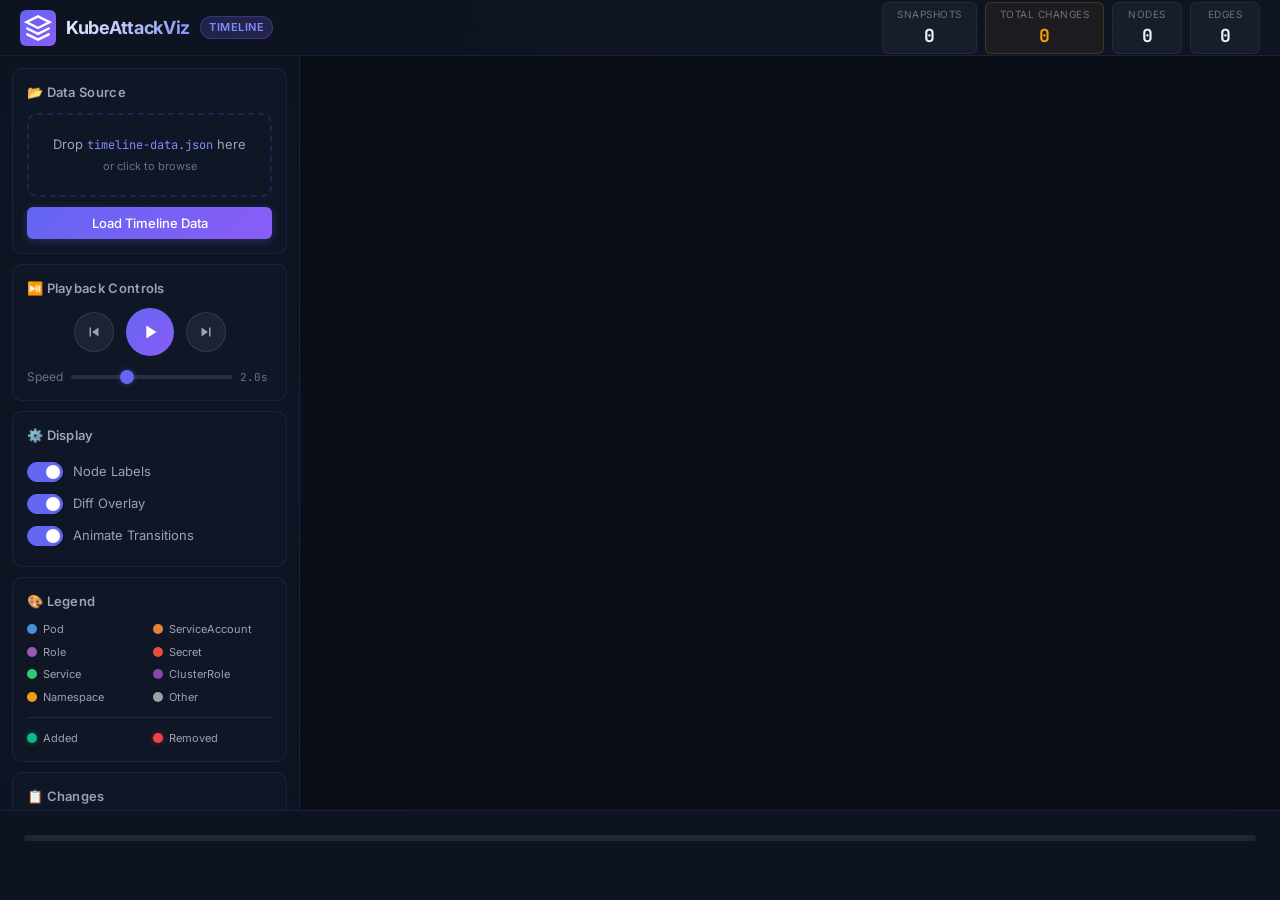
<file: timeline/index.html>
<!DOCTYPE html>
<html lang="en">
<head>
    <meta charset="UTF-8">
    <meta name="viewport" content="width=device-width, initial-scale=1.0">
    <meta name="description" content="KubeAttackViz Timeline — Visualize Kubernetes cluster attack graph changes over time with interactive snapshot diffs">
    <title>KubeAttackViz — Timeline Visualizer</title>
    <link rel="preconnect" href="https://fonts.googleapis.com">
    <link rel="preconnect" href="https://fonts.gstatic.com" crossorigin>
    <link href="https://fonts.googleapis.com/css2?family=Inter:wght@300;400;500;600;700;800&family=JetBrains+Mono:wght@400;500&display=swap" rel="stylesheet">
    <link rel="stylesheet" href="timeline.css">
</head>
<body>
    <!-- ── Header ──────────────────────────────────────────────────────── -->
    <header id="app-header">
        <div class="header-left">
            <div class="logo">
                <svg width="28" height="28" viewBox="0 0 24 24" fill="none" stroke="currentColor" stroke-width="2">
                    <path d="M12 2L2 7l10 5 10-5-10-5z"/>
                    <path d="M2 17l10 5 10-5"/>
                    <path d="M2 12l10 5 10-5"/>
                </svg>
            </div>
            <h1 id="app-title">KubeAttackViz</h1>
            <span class="version-badge">Timeline</span>
        </div>
        <div class="header-right">
            <div class="stat-chip" id="stat-snapshots">
                <span class="stat-label">Snapshots</span>
                <span class="stat-value" id="snapshot-count">0</span>
            </div>
            <div class="stat-chip stat-warning" id="stat-changes">
                <span class="stat-label">Total Changes</span>
                <span class="stat-value" id="total-changes">0</span>
            </div>
            <div class="stat-chip" id="stat-current-nodes">
                <span class="stat-label">Nodes</span>
                <span class="stat-value" id="current-nodes">0</span>
            </div>
            <div class="stat-chip" id="stat-current-edges">
                <span class="stat-label">Edges</span>
                <span class="stat-value" id="current-edges">0</span>
            </div>
        </div>
    </header>

    <!-- ── Main Layout ─────────────────────────────────────────────────── -->
    <main id="app-main">
        <!-- Left Sidebar -->
        <aside id="sidebar">
            <!-- Data Source -->
            <section class="panel" id="panel-input">
                <h2 class="panel-title">📂 Data Source</h2>
                <div class="file-drop-zone" id="file-drop-zone">
                    <p>Drop <code>timeline-data.json</code> here</p>
                    <p class="hint">or click to browse</p>
                    <input type="file" id="file-input" accept=".json" hidden>
                </div>
                <button class="btn btn-primary" id="btn-load-demo">Load Timeline Data</button>
            </section>

            <!-- Playback Controls -->
            <section class="panel" id="panel-playback">
                <h2 class="panel-title">⏯️ Playback Controls</h2>
                <div class="playback-controls">
                    <button class="btn-icon" id="btn-prev" title="Previous Snapshot">
                        <svg width="18" height="18" viewBox="0 0 24 24" fill="currentColor"><path d="M6 6h2v12H6zm3.5 6l8.5 6V6z"/></svg>
                    </button>
                    <button class="btn-icon btn-play" id="btn-play" title="Auto-Play">
                        <svg width="22" height="22" viewBox="0 0 24 24" fill="currentColor" id="play-icon"><path d="M8 5v14l11-7z"/></svg>
                    </button>
                    <button class="btn-icon" id="btn-next" title="Next Snapshot">
                        <svg width="18" height="18" viewBox="0 0 24 24" fill="currentColor"><path d="M16 18h2V6h-2zM6 18l8.5-6L6 6z"/></svg>
                    </button>
                </div>
                <div class="speed-control">
                    <label>Speed</label>
                    <input type="range" id="playback-speed" min="500" max="5000" value="2000" step="250">
                    <span id="speed-label">2.0s</span>
                </div>
            </section>

            <!-- Display Controls -->
            <section class="panel" id="panel-controls">
                <h2 class="panel-title">⚙️ Display</h2>
                <label class="toggle-row">
                    <input type="checkbox" id="toggle-labels" checked>
                    <span class="toggle-label">Node Labels</span>
                </label>
                <label class="toggle-row">
                    <input type="checkbox" id="toggle-diff-overlay" checked>
                    <span class="toggle-label">Diff Overlay</span>
                </label>
                <label class="toggle-row">
                    <input type="checkbox" id="toggle-animate" checked>
                    <span class="toggle-label">Animate Transitions</span>
                </label>
            </section>

            <!-- Legend -->
            <section class="panel" id="panel-legend">
                <h2 class="panel-title">🎨 Legend</h2>
                <div class="legend-grid">
                    <div class="legend-item"><span class="legend-dot" style="background:#4A90D9"></span> Pod</div>
                    <div class="legend-item"><span class="legend-dot" style="background:#E8833A"></span> ServiceAccount</div>
                    <div class="legend-item"><span class="legend-dot" style="background:#9B59B6"></span> Role</div>
                    <div class="legend-item"><span class="legend-dot" style="background:#E74C3C"></span> Secret</div>
                    <div class="legend-item"><span class="legend-dot" style="background:#2ECC71"></span> Service</div>
                    <div class="legend-item"><span class="legend-dot" style="background:#8E44AD"></span> ClusterRole</div>
                    <div class="legend-item"><span class="legend-dot" style="background:#F39C12"></span> Namespace</div>
                    <div class="legend-item"><span class="legend-dot" style="background:#95A5A6"></span> Other</div>
                </div>
                <div class="legend-grid" style="margin-top: 12px; border-top: 1px solid rgba(255,255,255,0.08); padding-top: 12px;">
                    <div class="legend-item"><span class="legend-dot diff-added"></span> Added</div>
                    <div class="legend-item"><span class="legend-dot diff-removed"></span> Removed</div>
                </div>
            </section>

            <!-- Change Cards -->
            <section class="panel" id="panel-changes">
                <h2 class="panel-title">📋 Changes</h2>
                <div id="changes-list" class="scrollable-list">
                    <p class="placeholder">Load data to view changes.</p>
                </div>
            </section>
        </aside>

        <!-- Graph Canvas -->
        <div id="graph-container">
            <svg id="graph-svg"></svg>
            <!-- Snapshot Info Overlay -->
            <div id="snapshot-info" class="snapshot-info hidden">
                <div class="snapshot-info-badge" id="snapshot-badge">Snapshot 1/1</div>
                <div class="snapshot-info-label" id="snapshot-label"></div>
                <div class="snapshot-info-time" id="snapshot-time"></div>
            </div>
            <!-- Tooltip -->
            <div id="tooltip" class="tooltip hidden">
                <div class="tooltip-header" id="tooltip-name"></div>
                <div class="tooltip-body">
                    <div class="tooltip-row"><span class="tooltip-key">Type:</span><span id="tooltip-type"></span></div>
                    <div class="tooltip-row"><span class="tooltip-key">Namespace:</span><span id="tooltip-namespace"></span></div>
                    <div class="tooltip-row"><span class="tooltip-key">Risk:</span><span id="tooltip-risk"></span></div>
                    <div class="tooltip-row"><span class="tooltip-key">Status:</span><span id="tooltip-status"></span></div>
                </div>
            </div>
        </div>

        <!-- Right Detail Panel -->
        <aside id="detail-panel" class="hidden">
            <button class="btn-close" id="btn-close-detail">&times;</button>
            <h2 class="panel-title" id="detail-title">Snapshot Details</h2>
            <div id="detail-content"></div>
        </aside>
    </main>

    <!-- ── Timeline Scrubber ───────────────────────────────────────────── -->
    <footer id="timeline-footer">
        <div class="timeline-container">
            <div class="timeline-track" id="timeline-track">
                <div class="timeline-progress" id="timeline-progress"></div>
            </div>
            <div class="timeline-markers" id="timeline-markers"></div>
            <div class="timeline-labels" id="timeline-labels"></div>
        </div>
    </footer>

    <script src="https://d3js.org/d3.v7.min.js"></script>
    <script src="timeline.js"></script>
</body>
</html>
</file>
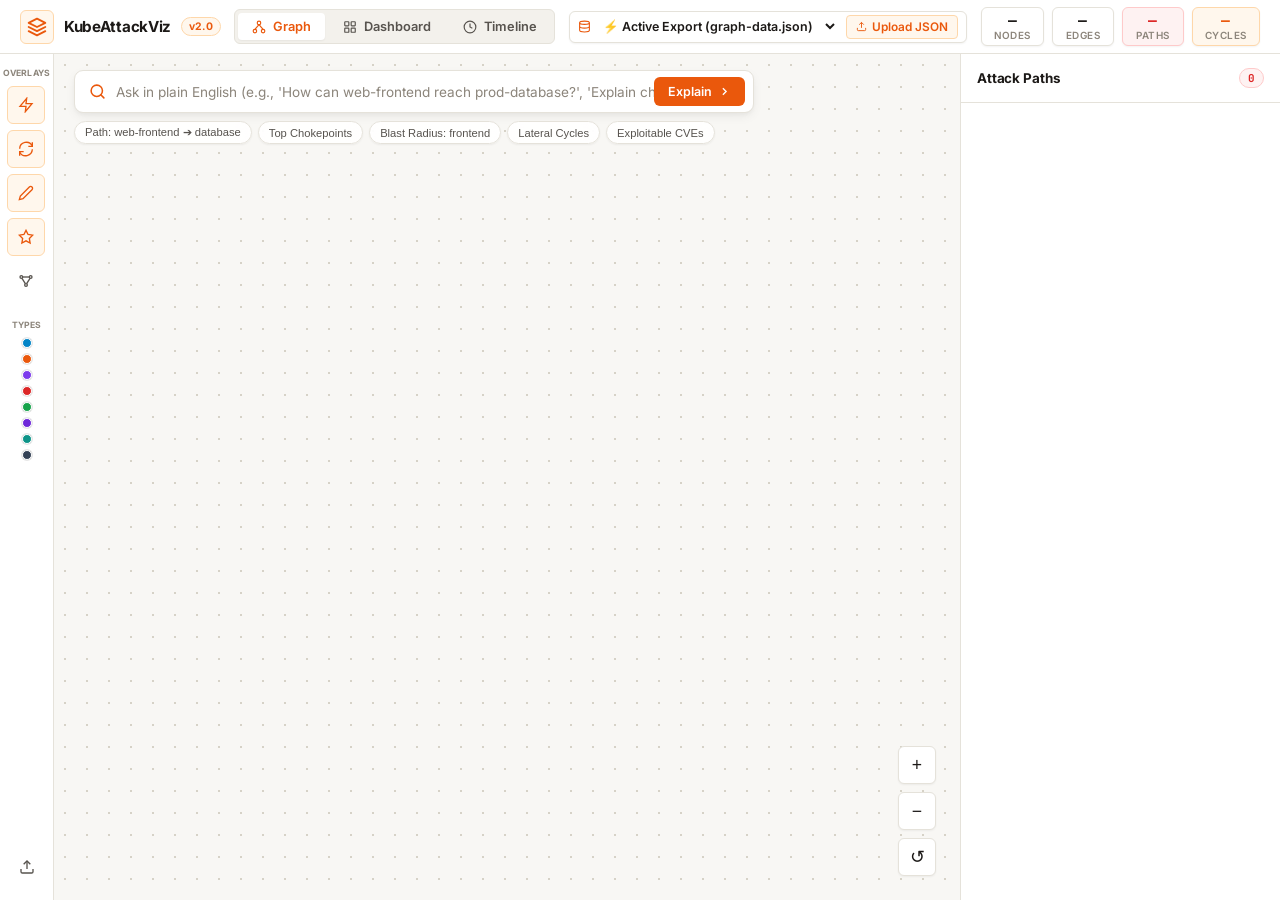
<file: visualizer/index.html>
<!DOCTYPE html>
<html lang="en">
<head>
    <meta charset="UTF-8">
    <meta name="viewport" content="width=device-width, initial-scale=1.0">
    <meta name="description" content="KubeAttackViz — Kubernetes Attack Surface Intelligence Dashboard">
    <title>KubeAttackViz — Attack Surface Intelligence</title>
    <link rel="preconnect" href="https://fonts.googleapis.com">
    <link rel="preconnect" href="https://fonts.gstatic.com" crossorigin>
    <link href="https://fonts.googleapis.com/css2?family=Inter:wght@300;400;500;600;700;800&family=JetBrains+Mono:wght@400;500;600;700&display=swap" rel="stylesheet">
    <link rel="stylesheet" href="styles.css?v=2.8">
</head>
<body>
    <!-- ── Top Bar ─────────────────────────────────────────────────────── -->
    <nav id="topbar">
        <div class="topbar-brand">
            <div class="brand-icon">
                <svg width="20" height="20" viewBox="0 0 24 24" fill="none" stroke="currentColor" stroke-width="2.2" stroke-linecap="round" stroke-linejoin="round">
                    <path d="M12 2L2 7l10 5 10-5-10-5z"/>
                    <path d="M2 17l10 5 10-5"/>
                    <path d="M2 12l10 5 10-5"/>
                </svg>
            </div>
            <span class="brand-name">KubeAttackViz</span>
            <span class="brand-tag">v2.0</span>
        </div>
        <div class="topbar-tabs" id="topbar-tabs">
            <button class="tab-btn active" data-view="graph">
                <svg width="14" height="14" viewBox="0 0 24 24" fill="none" stroke="currentColor" stroke-width="2"><circle cx="12" cy="5" r="3"/><circle cx="5" cy="19" r="3"/><circle cx="19" cy="19" r="3"/><line x1="12" y1="8" x2="5" y2="16"/><line x1="12" y1="8" x2="19" y2="16"/></svg>
                Graph
            </button>
            <button class="tab-btn" data-view="dashboard">
                <svg width="14" height="14" viewBox="0 0 24 24" fill="none" stroke="currentColor" stroke-width="2"><rect x="3" y="3" width="7" height="7" rx="1"/><rect x="14" y="3" width="7" height="7" rx="1"/><rect x="3" y="14" width="7" height="7" rx="1"/><rect x="14" y="14" width="7" height="7" rx="1"/></svg>
                Dashboard
            </button>
            <button class="tab-btn" data-view="timeline">
                <svg width="14" height="14" viewBox="0 0 24 24" fill="none" stroke="currentColor" stroke-width="2"><circle cx="12" cy="12" r="10"/><polyline points="12 6 12 12 16 14"/></svg>
                Timeline
            </button>
        </div>

        <!-- Dynamic Cluster Graph Selector -->
        <div class="topbar-cluster-select" id="topbar-cluster-select">
            <span class="cluster-select-icon" title="Graph Source">
                <svg width="13" height="13" viewBox="0 0 24 24" fill="none" stroke="currentColor" stroke-width="2"><ellipse cx="12" cy="5" rx="9" ry="3"/><path d="M21 12c0 1.66-4 3-9 3s-9-1.34-9-3"/><path d="M3 5v14c0 1.66 4 3 9 3s9-1.34 9-3V5"/></svg>
            </span>
            <select id="cluster-selector" class="cluster-select" title="Switch cluster graph or load new export">
                <option value="graph-data.json">⚡ Active Export (graph-data.json)</option>
                <option value="samples/presentation-cluster.json">🎯 Presentation Cluster (Baseline)</option>
                <option value="samples/presentation-cluster-drift.json">⚠️ Presentation Cluster (Drift)</option>
                <option value="samples/mock-cluster-graph.json">🏢 Mock Cluster (Full E-Commerce)</option>
            </select>
            <button id="btn-topbar-load" class="btn-topbar-load" title="Choose any cluster JSON file from your machine">
                <svg width="11" height="11" viewBox="0 0 24 24" fill="none" stroke="currentColor" stroke-width="2"><path d="M21 15v4a2 2 0 0 1-2 2H5a2 2 0 0 1-2-2v-4"/><polyline points="17 8 12 3 7 8"/><line x1="12" y1="3" x2="12" y2="15"/></svg>
                <span>Upload JSON</span>
            </button>
            <input type="file" id="topbar-file-input" accept=".json" style="display:none">
        </div>

        <div class="topbar-metrics" id="topbar-metrics">
            <div class="metric" id="metric-nodes"><span class="metric-val" id="node-count">—</span><span class="metric-lbl">Nodes</span></div>
            <div class="metric" id="metric-edges"><span class="metric-val" id="edge-count">—</span><span class="metric-lbl">Edges</span></div>
            <div class="metric metric-hot" id="metric-paths"><span class="metric-val" id="path-count">—</span><span class="metric-lbl">Paths</span></div>
            <div class="metric metric-warn" id="metric-cycles"><span class="metric-val" id="cycle-count">—</span><span class="metric-lbl">Cycles</span></div>
        </div>
    </nav>

    <!-- ══════════════════════════════════════════════════════════════════ -->
    <!-- VIEW 1: GRAPH                                                     -->
    <!-- ══════════════════════════════════════════════════════════════════ -->
    <main id="view-graph" class="view active">

        <!-- Command Panel (left rail) -->
        <aside id="cmd-rail">
            <!-- Overlays -->
            <div class="rail-section">
                <div class="rail-label">Overlays</div>
                <label class="rail-toggle" title="Attack Paths">
                    <input type="checkbox" id="toggle-paths" checked>
                    <svg width="16" height="16" viewBox="0 0 24 24" fill="none" stroke="currentColor" stroke-width="2"><polygon points="13 2 3 14 12 14 11 22 21 10 12 10 13 2"/></svg>
                </label>
                <label class="rail-toggle" title="Cycles">
                    <input type="checkbox" id="toggle-cycles" checked>
                    <svg width="16" height="16" viewBox="0 0 24 24" fill="none" stroke="currentColor" stroke-width="2"><path d="M21.5 2v6h-6M2.5 22v-6h6"/><path d="M2.5 11.5a10 10 0 0118.8-4.3"/><path d="M21.5 12.5a10 10 0 01-18.8 4.3"/></svg>
                </label>
                <label class="rail-toggle" title="Labels">
                    <input type="checkbox" id="toggle-labels" checked>
                    <svg width="16" height="16" viewBox="0 0 24 24" fill="none" stroke="currentColor" stroke-width="2"><path d="M17 3a2.828 2.828 0 114 4L7.5 20.5 2 22l1.5-5.5L17 3z"/></svg>
                </label>
                <label class="rail-toggle" title="Critical Nodes">
                    <input type="checkbox" id="toggle-critical" checked>
                    <svg width="16" height="16" viewBox="0 0 24 24" fill="none" stroke="currentColor" stroke-width="2"><polygon points="12 2 15.09 8.26 22 9.27 17 14.14 18.18 21.02 12 17.77 5.82 21.02 7 14.14 2 9.27 8.91 8.26 12 2"/></svg>
                </label>
                <label class="rail-toggle" title="Show all edges">
                    <input type="checkbox" id="toggle-alledges">
                    <svg width="16" height="16" viewBox="0 0 24 24" fill="none" stroke="currentColor" stroke-width="2"><circle cx="5" cy="6" r="2"/><circle cx="19" cy="6" r="2"/><circle cx="12" cy="18" r="2"/><line x1="7" y1="6" x2="17" y2="6"/><line x1="6" y1="8" x2="11" y2="16"/><line x1="18" y1="8" x2="13" y2="16"/></svg>
                </label>
            </div>

            <!-- Legend (compact) -->
            <div class="rail-section">
                <div class="rail-label">Types</div>
                <div class="rail-legend">
                    <span class="rl-dot" style="--c:#0284C7" title="Pod"></span>
                    <span class="rl-dot" style="--c:#EA580C" title="ServiceAccount"></span>
                    <span class="rl-dot" style="--c:#7C3AED" title="Role"></span>
                    <span class="rl-dot" style="--c:#DC2626" title="Secret"></span>
                    <span class="rl-dot" style="--c:#16A34A" title="Service"></span>
                    <span class="rl-dot" style="--c:#6D28D9" title="ClusterRole"></span>
                    <span class="rl-dot" style="--c:#0D9488" title="ConfigMap"></span>
                    <span class="rl-dot" style="--c:#334155" title="Node"></span>
                </div>
            </div>

            <!-- File Upload / Reload Tool -->
            <div class="rail-section" style="margin-top:auto">
                <label class="rail-toggle" title="Load JSON File">
                    <input type="file" id="rail-file-input" accept=".json" style="display:none">
                    <svg width="16" height="16" viewBox="0 0 24 24" fill="none" stroke="currentColor" stroke-width="2"><path d="M21 15v4a2 2 0 0 1-2 2H5a2 2 0 0 1-2-2v-4"/><polyline points="17 8 12 3 7 8"/><line x1="12" y1="3" x2="12" y2="15"/></svg>
                </label>
            </div>
        </aside>

        <!-- Graph Canvas -->
        <div id="graph-container">
            <!-- NLP Security Reasoning Search Bar -->
            <div class="nlp-bar-container">
                <form id="nlp-search-form" class="nlp-search-box">
                    <div class="nlp-search-icon">
                        <svg width="17" height="17" viewBox="0 0 24 24" fill="none" stroke="currentColor" stroke-width="2.2" stroke-linecap="round" stroke-linejoin="round">
                            <circle cx="11" cy="11" r="8"></circle>
                            <line x1="21" y1="21" x2="16.65" y2="16.65"></line>
                        </svg>
                    </div>
                    <input type="text" id="nlp-search-input" class="nlp-search-input" placeholder="Ask in plain English (e.g., 'How can web-frontend reach prod-database?', 'Explain chokepoints')..." autocomplete="off">
                    <button type="submit" class="nlp-btn-ask">
                        <span>Explain</span>
                        <svg width="13" height="13" viewBox="0 0 24 24" fill="none" stroke="currentColor" stroke-width="2.5"><polyline points="9 18 15 12 9 6"/></svg>
                    </button>
                </form>
                <div class="nlp-chips-row">
                    <button type="button" class="nlp-chip" data-query="How can web-frontend reach prod-database?">Path: web-frontend ➔ database</button>
                    <button type="button" class="nlp-chip" data-query="What are the critical chokepoints?">Top Chokepoints</button>
                    <button type="button" class="nlp-chip" data-query="Explain blast radius of web-frontend">Blast Radius: frontend</button>
                    <button type="button" class="nlp-chip" data-query="Show lateral movement cycles">Lateral Cycles</button>
                    <button type="button" class="nlp-chip" data-query="Which paths exploit high severity CVEs?">Exploitable CVEs</button>
                </div>
            </div>

            <svg id="graph-svg"></svg>

            <!-- Tooltip -->
            <div id="tooltip" class="tooltip hidden">
                <div class="tooltip-header" id="tooltip-name"></div>
                <div class="tooltip-body">
                    <div class="tooltip-row"><span class="tooltip-key">Type:</span><span id="tooltip-type"></span></div>
                    <div class="tooltip-row"><span class="tooltip-key">Namespace:</span><span id="tooltip-namespace"></span></div>
                    <div class="tooltip-row"><span class="tooltip-key">Risk Score:</span><span id="tooltip-risk"></span></div>
                    <div class="tooltip-row"><span class="tooltip-key">CVEs:</span><span id="tooltip-cves"></span></div>
                    <div class="tooltip-row"><span class="tooltip-key">Role:</span><span id="tooltip-role"></span></div>
                </div>
            </div>

            <!-- Zoom Controls -->
            <div class="zoom-controls">
                <button class="zoom-btn" id="btn-zoom-in" title="Zoom In">+</button>
                <button class="zoom-btn" id="btn-zoom-out" title="Zoom Out">−</button>
                <button class="zoom-btn" id="btn-zoom-reset" title="Reset Zoom">↺</button>
            </div>
        </div>

        <!-- Attack Paths Drawer (right side) -->
        <aside id="paths-drawer">
            <div class="drawer-head">
                <span class="drawer-title">Attack Paths</span>
                <span class="drawer-badge" id="paths-badge">0</span>
            </div>
            <div id="paths-list" class="drawer-body"></div>
        </aside>

        <!-- Node Detail Panel (overlays on right when a node is clicked) -->
        <aside id="detail-panel" class="hidden">
            <button class="btn-close" id="btn-close-detail">&times;</button>
            <h2 class="panel-title" id="detail-title">Node Details</h2>
            <div id="detail-content"></div>
        </aside>
    </main>

    <!-- ══════════════════════════════════════════════════════════════════ -->
    <!-- VIEW 2: DASHBOARD                                                 -->
    <!-- ══════════════════════════════════════════════════════════════════ -->
    <main id="view-dashboard" class="view">
        <div class="dash-grid">
            <div class="posture-row" id="posture-row">
                <div class="posture-card" id="pc-score">
                    <div class="pc-ring" id="pc-ring">
                        <svg viewBox="0 0 120 120"><circle class="ring-bg" cx="60" cy="60" r="52"/><circle class="ring-fg" id="ring-fg" cx="60" cy="60" r="52"/></svg>
                        <span class="pc-ring-val" id="posture-score">—</span>
                    </div>
                    <div class="pc-meta"><span class="pc-title">Security Posture</span><span class="pc-sub" id="posture-label">Load data</span></div>
                </div>
                <div class="posture-card pc-stat">
                    <span class="pc-big" id="stat-total-paths">0</span>
                    <span class="pc-label">Attack Paths</span>
                    <div class="severity-pills" id="severity-pills"></div>
                </div>
                <div class="posture-card pc-stat">
                    <span class="pc-big" id="stat-critical-node-name">—</span>
                    <span class="pc-label">#1 Critical Node</span>
                    <span class="pc-sub" id="stat-critical-node-impact">—</span>
                </div>
                <div class="posture-card pc-stat">
                    <span class="pc-big" id="stat-total-cves">0</span>
                    <span class="pc-label">Known CVEs</span>
                    <span class="pc-sub" id="stat-max-cvss">—</span>
                </div>
            </div>
            <div class="dash-row">
                <div class="dash-card" id="card-blast">
                    <div class="dash-card-head">
                        <svg width="16" height="16" viewBox="0 0 24 24" fill="none" stroke="currentColor" stroke-width="2"><circle cx="12" cy="12" r="10"/><circle cx="12" cy="12" r="6"/><circle cx="12" cy="12" r="2"/></svg>
                        Blast Radius
                    </div>
                    <div class="dash-card-body" id="blast-body"><p class="empty-state">No data loaded.</p></div>
                </div>
                <div class="dash-card" id="card-critical">
                    <div class="dash-card-head">
                        <svg width="16" height="16" viewBox="0 0 24 24" fill="none" stroke="currentColor" stroke-width="2"><polygon points="12 2 15.09 8.26 22 9.27 17 14.14 18.18 21.02 12 17.77 5.82 21.02 7 14.14 2 9.27 8.91 8.26 12 2"/></svg>
                        Critical Chokepoints
                    </div>
                    <div class="dash-card-body" id="critical-body"><p class="empty-state">No data loaded.</p></div>
                </div>
            </div>
            <div class="dash-card dash-card-full" id="card-pathdetail">
                <div class="dash-card-head">
                    <svg width="16" height="16" viewBox="0 0 24 24" fill="none" stroke="currentColor" stroke-width="2"><polygon points="13 2 3 14 12 14 11 22 21 10 12 10 13 2"/></svg>
                    Attack Path Analysis
                </div>
                <div class="dash-card-body table-wrap" id="pathdetail-body"><p class="empty-state">No data loaded.</p></div>
            </div>
            <div class="dash-card dash-card-full" id="card-cves">
                <div class="dash-card-head">
                    <svg width="16" height="16" viewBox="0 0 24 24" fill="none" stroke="currentColor" stroke-width="2"><path d="M12 22s8-4 8-10V5l-8-3-8 3v7c0 6 8 10 8 10z"/></svg>
                    CVE Intelligence
                </div>
                <div class="dash-card-body" id="cve-body"><p class="empty-state">No data loaded.</p></div>
            </div>
        </div>
    </main>

    <!-- ══════════════════════════════════════════════════════════════════ -->
    <!-- VIEW 3: TIMELINE                                                  -->
    <!-- ══════════════════════════════════════════════════════════════════ -->
    <main id="view-timeline" class="view">
        <div class="timeline-container">
            <div class="timeline-header">
                <div class="tl-title-group">
                    <h2>Temporal Analysis</h2>
                    <p class="tl-subtitle">Track cluster state changes across scans. Load snapshots from <code>.temporal_snapshots/</code></p>
                </div>
                <div class="tl-actions">
                    <div class="drop-zone drop-zone-sm" id="timeline-drop-zone">
                        <span>Drop snapshot JSONs</span>
                        <input type="file" id="timeline-file-input" accept=".json" multiple hidden>
                    </div>
                    <button class="btn-action" id="btn-load-timeline">Load Timeline</button>
                </div>
            </div>
            <div class="timeline-track" id="timeline-track">
                <div class="tl-empty-state">
                    <svg width="48" height="48" viewBox="0 0 24 24" fill="none" stroke="currentColor" stroke-width="1.2" opacity="0.3"><circle cx="12" cy="12" r="10"/><polyline points="12 6 12 12 16 14"/></svg>
                    <p>No snapshots loaded.</p>
                    <p class="tl-hint">Run <code>python main.py temporal-snapshot -i cluster-graph.json</code> to capture snapshots, then drag the files here.</p>
                </div>
            </div>
            <div class="diff-panel" id="diff-panel" style="display:none">
                <div class="diff-panel-head" id="diff-panel-head"><h3>Diff Details</h3><button class="btn-close" id="btn-close-diff">&times;</button></div>
                <div class="diff-panel-body" id="diff-panel-body"></div>
            </div>
        </div>
    </main>

    <script src="https://d3js.org/d3.v7.min.js"></script>
    <script src="script.js?v=3.1"></script>
    <script src="dashboard.js?v=2.5"></script>
    <script src="nlp-engine.js?v=2.5"></script>
    <script src="demo.js?v=3.2"></script>
</body>
</html>
</file>
<file: timeline/timeline.css>
/* ═══════════════════════════════════════════════════════════════════════════
   KubeAttackViz Timeline Visualizer — Premium Dark Theme
   ═══════════════════════════════════════════════════════════════════════════ */

/* ── CSS Variables ───────────────────────────────────────────────────────── */
:root {
    --bg-primary: #0a0e17;
    --bg-secondary: #111827;
    --bg-panel: rgba(17, 24, 39, 0.85);
    --bg-panel-hover: rgba(31, 41, 55, 0.9);
    --bg-glass: rgba(17, 24, 39, 0.65);
    --border-color: rgba(99, 102, 241, 0.15);
    --border-glow: rgba(99, 102, 241, 0.3);
    --text-primary: #f0f4ff;
    --text-secondary: #9ca3af;
    --text-muted: #6b7280;
    --accent-primary: #6366f1;
    --accent-secondary: #818cf8;
    --accent-glow: rgba(99, 102, 241, 0.4);
    --success: #10b981;
    --success-glow: rgba(16, 185, 129, 0.4);
    --danger: #ef4444;
    --danger-glow: rgba(239, 68, 68, 0.4);
    --warning: #f59e0b;
    --warning-glow: rgba(245, 158, 11, 0.4);
    --info: #3b82f6;
    --radius-sm: 6px;
    --radius-md: 10px;
    --radius-lg: 16px;
    --shadow-sm: 0 2px 8px rgba(0, 0, 0, 0.3);
    --shadow-md: 0 4px 16px rgba(0, 0, 0, 0.4);
    --shadow-lg: 0 8px 32px rgba(0, 0, 0, 0.5);
    --font-sans: 'Inter', -apple-system, BlinkMacSystemFont, sans-serif;
    --font-mono: 'JetBrains Mono', 'Fira Code', monospace;
    --timeline-height: 90px;
    --sidebar-width: 300px;
    --header-height: 56px;
}

/* ── Reset & Base ────────────────────────────────────────────────────────── */
*, *::before, *::after {
    margin: 0;
    padding: 0;
    box-sizing: border-box;
}

html, body {
    height: 100%;
    overflow: hidden;
    font-family: var(--font-sans);
    background: var(--bg-primary);
    color: var(--text-primary);
    font-size: 14px;
    line-height: 1.5;
    -webkit-font-smoothing: antialiased;
}

body {
    display: flex;
    flex-direction: column;
    background-image:
        radial-gradient(ellipse at 20% 50%, rgba(99, 102, 241, 0.05) 0%, transparent 60%),
        radial-gradient(ellipse at 80% 20%, rgba(139, 92, 246, 0.04) 0%, transparent 50%);
}

/* ── Header ──────────────────────────────────────────────────────────────── */
#app-header {
    height: var(--header-height);
    display: flex;
    align-items: center;
    justify-content: space-between;
    padding: 0 20px;
    background: var(--bg-glass);
    backdrop-filter: blur(20px);
    border-bottom: 1px solid var(--border-color);
    z-index: 100;
    flex-shrink: 0;
}

.header-left {
    display: flex;
    align-items: center;
    gap: 10px;
}

.logo {
    width: 36px;
    height: 36px;
    display: flex;
    align-items: center;
    justify-content: center;
    background: linear-gradient(135deg, var(--accent-primary), #8b5cf6);
    border-radius: var(--radius-sm);
    color: white;
}

#app-title {
    font-size: 18px;
    font-weight: 700;
    letter-spacing: -0.3px;
    background: linear-gradient(135deg, var(--text-primary), var(--accent-secondary));
    -webkit-background-clip: text;
    -webkit-text-fill-color: transparent;
}

.version-badge {
    font-size: 11px;
    font-weight: 600;
    padding: 2px 8px;
    border-radius: 20px;
    background: linear-gradient(135deg, rgba(99, 102, 241, 0.2), rgba(139, 92, 246, 0.2));
    border: 1px solid rgba(99, 102, 241, 0.3);
    color: var(--accent-secondary);
    letter-spacing: 0.5px;
    text-transform: uppercase;
}

.header-right {
    display: flex;
    gap: 8px;
}

.stat-chip {
    display: flex;
    flex-direction: column;
    align-items: center;
    padding: 4px 14px;
    border-radius: var(--radius-sm);
    background: rgba(255, 255, 255, 0.04);
    border: 1px solid rgba(255, 255, 255, 0.06);
    min-width: 70px;
}

.stat-chip.stat-warning {
    border-color: rgba(245, 158, 11, 0.2);
    background: rgba(245, 158, 11, 0.06);
}

.stat-chip.stat-danger {
    border-color: rgba(239, 68, 68, 0.2);
    background: rgba(239, 68, 68, 0.06);
}

.stat-label {
    font-size: 10px;
    text-transform: uppercase;
    letter-spacing: 0.5px;
    color: var(--text-muted);
}

.stat-value {
    font-size: 18px;
    font-weight: 700;
    font-family: var(--font-mono);
    color: var(--text-primary);
}

.stat-warning .stat-value { color: var(--warning); }
.stat-danger .stat-value { color: var(--danger); }

/* ── Main Layout ─────────────────────────────────────────────────────────── */
#app-main {
    flex: 1;
    display: flex;
    overflow: hidden;
}

/* ── Sidebar ─────────────────────────────────────────────────────────────── */
#sidebar {
    width: var(--sidebar-width);
    background: var(--bg-glass);
    backdrop-filter: blur(20px);
    border-right: 1px solid var(--border-color);
    overflow-y: auto;
    flex-shrink: 0;
    padding: 12px;
    display: flex;
    flex-direction: column;
    gap: 10px;
}

#sidebar::-webkit-scrollbar {
    width: 4px;
}

#sidebar::-webkit-scrollbar-thumb {
    background: rgba(99, 102, 241, 0.3);
    border-radius: 2px;
}

.panel {
    background: var(--bg-panel);
    border: 1px solid var(--border-color);
    border-radius: var(--radius-md);
    padding: 14px;
}

.panel-title {
    font-size: 13px;
    font-weight: 600;
    margin-bottom: 10px;
    color: var(--text-secondary);
    letter-spacing: 0.3px;
}

/* ── File Drop Zone ──────────────────────────────────────────────────────── */
.file-drop-zone {
    border: 2px dashed rgba(99, 102, 241, 0.2);
    border-radius: var(--radius-md);
    padding: 20px;
    text-align: center;
    cursor: pointer;
    transition: all 0.2s ease;
    margin-bottom: 10px;
}

.file-drop-zone:hover, .file-drop-zone.drag-over {
    border-color: var(--accent-primary);
    background: rgba(99, 102, 241, 0.05);
}

.file-drop-zone p {
    color: var(--text-secondary);
    font-size: 13px;
}

.file-drop-zone code {
    color: var(--accent-secondary);
    font-family: var(--font-mono);
    font-size: 12px;
}

.file-drop-zone .hint {
    font-size: 11px;
    color: var(--text-muted);
    margin-top: 4px;
}

/* ── Buttons ─────────────────────────────────────────────────────────────── */
.btn {
    display: inline-flex;
    align-items: center;
    justify-content: center;
    padding: 8px 16px;
    border: none;
    border-radius: var(--radius-sm);
    font-family: var(--font-sans);
    font-size: 13px;
    font-weight: 500;
    cursor: pointer;
    transition: all 0.2s ease;
    width: 100%;
}

.btn-primary {
    background: linear-gradient(135deg, var(--accent-primary), #8b5cf6);
    color: white;
    box-shadow: 0 2px 8px rgba(99, 102, 241, 0.3);
}

.btn-primary:hover {
    box-shadow: 0 4px 16px rgba(99, 102, 241, 0.5);
    transform: translateY(-1px);
}

.btn-icon {
    width: 40px;
    height: 40px;
    display: flex;
    align-items: center;
    justify-content: center;
    background: rgba(255, 255, 255, 0.06);
    border: 1px solid rgba(255, 255, 255, 0.1);
    border-radius: 50%;
    color: var(--text-secondary);
    cursor: pointer;
    transition: all 0.2s ease;
}

.btn-icon:hover {
    background: rgba(99, 102, 241, 0.15);
    border-color: var(--accent-primary);
    color: var(--accent-secondary);
}

.btn-icon.active {
    background: var(--accent-primary);
    border-color: var(--accent-primary);
    color: white;
    box-shadow: 0 0 12px var(--accent-glow);
}

.btn-play {
    width: 48px;
    height: 48px;
    background: linear-gradient(135deg, var(--accent-primary), #8b5cf6);
    border-color: transparent;
    color: white;
}

.btn-play:hover {
    box-shadow: 0 0 20px var(--accent-glow);
    transform: scale(1.05);
}

.btn-close {
    position: absolute;
    top: 10px;
    right: 10px;
    width: 28px;
    height: 28px;
    display: flex;
    align-items: center;
    justify-content: center;
    background: rgba(255, 255, 255, 0.06);
    border: 1px solid rgba(255, 255, 255, 0.1);
    border-radius: 50%;
    color: var(--text-secondary);
    cursor: pointer;
    font-size: 16px;
    transition: all 0.2s;
}

.btn-close:hover {
    background: rgba(239, 68, 68, 0.2);
    color: var(--danger);
}

/* ── Playback Controls ───────────────────────────────────────────────────── */
.playback-controls {
    display: flex;
    align-items: center;
    justify-content: center;
    gap: 12px;
    margin-bottom: 12px;
}

.speed-control {
    display: flex;
    align-items: center;
    gap: 8px;
    font-size: 12px;
    color: var(--text-muted);
}

.speed-control input[type="range"] {
    flex: 1;
    height: 4px;
    -webkit-appearance: none;
    appearance: none;
    background: rgba(255, 255, 255, 0.1);
    border-radius: 2px;
    outline: none;
}

.speed-control input[type="range"]::-webkit-slider-thumb {
    -webkit-appearance: none;
    width: 14px;
    height: 14px;
    border-radius: 50%;
    background: var(--accent-primary);
    cursor: pointer;
    box-shadow: 0 0 6px var(--accent-glow);
}

#speed-label {
    font-family: var(--font-mono);
    font-size: 11px;
    min-width: 32px;
}

/* ── Toggle Rows ─────────────────────────────────────────────────────────── */
.toggle-row {
    display: flex;
    align-items: center;
    gap: 10px;
    padding: 6px 0;
    cursor: pointer;
}

.toggle-row input[type="checkbox"] {
    appearance: none;
    width: 36px;
    height: 20px;
    border-radius: 10px;
    background: rgba(255, 255, 255, 0.1);
    border: 1px solid rgba(255, 255, 255, 0.15);
    position: relative;
    cursor: pointer;
    transition: all 0.2s ease;
    flex-shrink: 0;
}

.toggle-row input[type="checkbox"]::after {
    content: '';
    position: absolute;
    top: 2px;
    left: 2px;
    width: 14px;
    height: 14px;
    border-radius: 50%;
    background: var(--text-muted);
    transition: all 0.2s ease;
}

.toggle-row input[type="checkbox"]:checked {
    background: var(--accent-primary);
    border-color: var(--accent-primary);
}

.toggle-row input[type="checkbox"]:checked::after {
    left: 18px;
    background: white;
}

.toggle-label {
    font-size: 13px;
    color: var(--text-secondary);
}

/* ── Legend ───────────────────────────────────────────────────────────────── */
.legend-grid {
    display: grid;
    grid-template-columns: 1fr 1fr;
    gap: 6px;
}

.legend-item {
    display: flex;
    align-items: center;
    gap: 6px;
    font-size: 11px;
    color: var(--text-secondary);
}

.legend-dot {
    width: 10px;
    height: 10px;
    border-radius: 50%;
    flex-shrink: 0;
}

.legend-dot.diff-added {
    background: var(--success);
    box-shadow: 0 0 6px var(--success-glow);
}

.legend-dot.diff-removed {
    background: var(--danger);
    box-shadow: 0 0 6px var(--danger-glow);
}

/* ── Change Cards ────────────────────────────────────────────────────────── */
.scrollable-list {
    max-height: 220px;
    overflow-y: auto;
}

.scrollable-list::-webkit-scrollbar {
    width: 3px;
}

.scrollable-list::-webkit-scrollbar-thumb {
    background: rgba(99, 102, 241, 0.3);
    border-radius: 2px;
}

.placeholder {
    color: var(--text-muted);
    font-size: 12px;
    text-align: center;
    padding: 16px;
}

.change-card {
    padding: 10px;
    border-radius: var(--radius-sm);
    background: rgba(255, 255, 255, 0.02);
    border: 1px solid rgba(255, 255, 255, 0.05);
    margin-bottom: 6px;
    transition: all 0.2s ease;
    cursor: default;
}

.change-card:hover {
    background: rgba(99, 102, 241, 0.05);
    border-color: rgba(99, 102, 241, 0.2);
}

.change-card-header {
    display: flex;
    align-items: center;
    justify-content: space-between;
    margin-bottom: 6px;
}

.change-card-title {
    font-size: 11px;
    font-weight: 600;
    color: var(--text-secondary);
    text-transform: uppercase;
    letter-spacing: 0.5px;
}

.change-card-time {
    font-size: 10px;
    font-family: var(--font-mono);
    color: var(--text-muted);
}

.change-badges {
    display: flex;
    flex-wrap: wrap;
    gap: 4px;
}

.change-badge {
    font-size: 10px;
    font-weight: 600;
    padding: 2px 8px;
    border-radius: 10px;
    display: inline-flex;
    align-items: center;
    gap: 3px;
}

.change-badge.added {
    background: rgba(16, 185, 129, 0.15);
    color: var(--success);
    border: 1px solid rgba(16, 185, 129, 0.25);
}

.change-badge.removed {
    background: rgba(239, 68, 68, 0.15);
    color: var(--danger);
    border: 1px solid rgba(239, 68, 68, 0.25);
}

.change-badge.neutral {
    background: rgba(99, 102, 241, 0.15);
    color: var(--accent-secondary);
    border: 1px solid rgba(99, 102, 241, 0.25);
}

.change-detail {
    font-size: 11px;
    color: var(--text-muted);
    margin-top: 6px;
    padding-top: 6px;
    border-top: 1px solid rgba(255, 255, 255, 0.04);
}

.change-detail-item {
    display: flex;
    align-items: center;
    gap: 6px;
    padding: 2px 0;
}

.change-detail-item.added::before {
    content: '+';
    color: var(--success);
    font-weight: 700;
    font-family: var(--font-mono);
}

.change-detail-item.removed::before {
    content: '−';
    color: var(--danger);
    font-weight: 700;
    font-family: var(--font-mono);
}

/* ── Graph Container ─────────────────────────────────────────────────────── */
#graph-container {
    flex: 1;
    position: relative;
    overflow: hidden;
    background: var(--bg-primary);
    background-image:
        radial-gradient(circle at 1px 1px, rgba(99, 102, 241, 0.03) 1px, transparent 0);
    background-size: 40px 40px;
}

#graph-svg {
    width: 100%;
    height: 100%;
}

/* ── Snapshot Info Overlay ────────────────────────────────────────────────── */
.snapshot-info {
    position: absolute;
    top: 16px;
    left: 50%;
    transform: translateX(-50%);
    display: flex;
    align-items: center;
    gap: 12px;
    background: var(--bg-glass);
    backdrop-filter: blur(16px);
    border: 1px solid var(--border-color);
    border-radius: var(--radius-lg);
    padding: 8px 20px;
    z-index: 10;
    transition: all 0.3s ease;
}

.snapshot-info.hidden {
    opacity: 0;
    transform: translateX(-50%) translateY(-10px);
    pointer-events: none;
}

.snapshot-info-badge {
    font-size: 11px;
    font-weight: 700;
    padding: 3px 10px;
    border-radius: 20px;
    background: linear-gradient(135deg, var(--accent-primary), #8b5cf6);
    color: white;
    letter-spacing: 0.5px;
}

.snapshot-info-label {
    font-size: 14px;
    font-weight: 600;
    color: var(--text-primary);
}

.snapshot-info-time {
    font-size: 12px;
    font-family: var(--font-mono);
    color: var(--text-muted);
}

/* ── Tooltip ─────────────────────────────────────────────────────────────── */
.tooltip {
    position: absolute;
    background: var(--bg-panel);
    backdrop-filter: blur(16px);
    border: 1px solid var(--border-glow);
    border-radius: var(--radius-md);
    padding: 12px 16px;
    pointer-events: none;
    z-index: 200;
    min-width: 180px;
    box-shadow: var(--shadow-lg);
    transition: opacity 0.15s ease;
}

.tooltip.hidden {
    opacity: 0;
    pointer-events: none;
}

.tooltip-header {
    font-size: 14px;
    font-weight: 600;
    margin-bottom: 8px;
    padding-bottom: 6px;
    border-bottom: 1px solid rgba(255, 255, 255, 0.08);
}

.tooltip-row {
    display: flex;
    justify-content: space-between;
    gap: 12px;
    font-size: 12px;
    padding: 2px 0;
}

.tooltip-key {
    color: var(--text-muted);
}

/* ── Detail Panel ────────────────────────────────────────────────────────── */
#detail-panel {
    width: 320px;
    background: var(--bg-glass);
    backdrop-filter: blur(20px);
    border-left: 1px solid var(--border-color);
    padding: 16px;
    overflow-y: auto;
    position: relative;
    flex-shrink: 0;
    transition: all 0.3s ease;
}

#detail-panel.hidden {
    display: none;
}

/* ── Timeline Footer ─────────────────────────────────────────────────────── */
#timeline-footer {
    height: var(--timeline-height);
    background: var(--bg-glass);
    backdrop-filter: blur(20px);
    border-top: 1px solid var(--border-color);
    padding: 12px 24px;
    flex-shrink: 0;
    z-index: 100;
}

.timeline-container {
    position: relative;
    height: 100%;
    display: flex;
    flex-direction: column;
    justify-content: center;
    gap: 6px;
}

.timeline-track {
    position: relative;
    height: 6px;
    background: rgba(255, 255, 255, 0.08);
    border-radius: 3px;
    cursor: pointer;
    transition: height 0.2s ease;
}

.timeline-track:hover {
    height: 8px;
}

.timeline-progress {
    position: absolute;
    top: 0;
    left: 0;
    height: 100%;
    background: linear-gradient(90deg, var(--accent-primary), #8b5cf6);
    border-radius: 3px;
    transition: width 0.3s ease;
    box-shadow: 0 0 8px var(--accent-glow);
}

.timeline-markers {
    position: relative;
    height: 24px;
}

.timeline-marker {
    position: absolute;
    top: 0;
    transform: translateX(-50%);
    cursor: pointer;
    transition: all 0.2s ease;
    z-index: 2;
}

.timeline-marker-dot {
    width: 14px;
    height: 14px;
    border-radius: 50%;
    background: rgba(255, 255, 255, 0.15);
    border: 2px solid rgba(255, 255, 255, 0.2);
    transition: all 0.2s ease;
    position: relative;
}

.timeline-marker:hover .timeline-marker-dot {
    background: var(--accent-primary);
    border-color: var(--accent-secondary);
    box-shadow: 0 0 12px var(--accent-glow);
    transform: scale(1.3);
}

.timeline-marker.active .timeline-marker-dot {
    background: var(--accent-primary);
    border-color: white;
    box-shadow: 0 0 16px var(--accent-glow);
    transform: scale(1.4);
}

.timeline-marker.has-changes .timeline-marker-dot {
    border-color: var(--warning);
}

.timeline-marker.has-changes .timeline-marker-dot::after {
    content: '';
    position: absolute;
    top: -3px;
    right: -3px;
    width: 6px;
    height: 6px;
    border-radius: 50%;
    background: var(--warning);
    box-shadow: 0 0 4px var(--warning-glow);
}

.timeline-marker-tooltip {
    position: absolute;
    bottom: calc(100% + 8px);
    left: 50%;
    transform: translateX(-50%);
    background: var(--bg-panel);
    border: 1px solid var(--border-color);
    border-radius: var(--radius-sm);
    padding: 6px 10px;
    white-space: nowrap;
    font-size: 11px;
    color: var(--text-secondary);
    opacity: 0;
    pointer-events: none;
    transition: opacity 0.2s ease;
    box-shadow: var(--shadow-md);
}

.timeline-marker:hover .timeline-marker-tooltip {
    opacity: 1;
}

.timeline-labels {
    display: flex;
    justify-content: space-between;
    font-size: 10px;
    font-family: var(--font-mono);
    color: var(--text-muted);
}

/* ── Graph Styling ───────────────────────────────────────────────────────── */
.node-circle {
    cursor: pointer;
    transition: r 0.3s ease, opacity 0.3s ease;
}

.node-circle:hover {
    filter: brightness(1.3);
}

.node-label {
    font-family: var(--font-sans);
    font-size: 10px;
    fill: var(--text-secondary);
    pointer-events: none;
    text-anchor: middle;
}

.edge-line {
    stroke-opacity: 0.3;
    transition: stroke-opacity 0.3s ease;
}

.edge-line:hover {
    stroke-opacity: 0.7;
}

/* Diff overlays */
.node-added {
    animation: pulse-green 1.5s ease-in-out infinite;
}

.node-removed {
    animation: pulse-red 1.5s ease-in-out infinite;
    opacity: 0.5;
}

.edge-added {
    stroke: var(--success) !important;
    stroke-opacity: 0.8 !important;
    stroke-dasharray: 6 3;
    animation: dash-flow 1s linear infinite;
}

.edge-removed {
    stroke: var(--danger) !important;
    stroke-opacity: 0.6 !important;
    stroke-dasharray: 4 6;
}

@keyframes pulse-green {
    0%, 100% { filter: drop-shadow(0 0 4px rgba(16, 185, 129, 0.3)); }
    50% { filter: drop-shadow(0 0 12px rgba(16, 185, 129, 0.7)); }
}

@keyframes pulse-red {
    0%, 100% { filter: drop-shadow(0 0 4px rgba(239, 68, 68, 0.3)); }
    50% { filter: drop-shadow(0 0 12px rgba(239, 68, 68, 0.7)); }
}

@keyframes dash-flow {
    to { stroke-dashoffset: -20; }
}

/* ── Responsive (smaller screens) ────────────────────────────────────────── */
@media (max-width: 1200px) {
    :root {
        --sidebar-width: 260px;
    }
}

@media (max-width: 900px) {
    #sidebar {
        display: none;
    }
}

/* ── Scrollbar global ────────────────────────────────────────────────────── */
::-webkit-scrollbar {
    width: 6px;
    height: 6px;
}

::-webkit-scrollbar-track {
    background: transparent;
}

::-webkit-scrollbar-thumb {
    background: rgba(99, 102, 241, 0.2);
    border-radius: 3px;
}

::-webkit-scrollbar-thumb:hover {
    background: rgba(99, 102, 241, 0.4);
}

/* ── Hidden utility ──────────────────────────────────────────────────────── */
.hidden {
    display: none !important;
}
</file>
<file: visualizer/styles.css>
/* ═══════════════════════════════════════════════════════════════════════
   KubeAttackViz v2.0 — Modern Security Intelligence Platform
   Whitish-Orange Modern Light Theme • Clean Engineering Aesthetic
   ═══════════════════════════════════════════════════════════════════════ */

:root {
    /* Base Surfaces */
    --bg-0: #F8F7F4;               /* Canvas ivory/warm porcelain */
    --bg-1: #FFFFFF;               /* Clean white surface */
    --bg-2: #F3F1EC;               /* Subtle container background */
    --bg-card: #FFFFFF;
    --bg-card-hover: #FCFBF9;
    --bg-hover: #F5F3EF;

    /* Borders */
    --border: #E5E2DA;             /* Crisp 1px warm border */
    --border-hover: #CFCCC3;
    --border-focus: #EA580C;
    --border-subtle: #F0ECE4;

    /* Text & Ink */
    --text-1: #1C1917;             /* Deep stone / dark ink */
    --text-2: #57534E;             /* Secondary neutral */
    --text-3: #8C857B;             /* Subdued / metadata */

    /* Accent Palette — Modern Warm Orange */
    --orange: #EA580C;
    --orange-hover: #C2410C;
    --orange-light: #FFF7ED;
    --orange-border: #FED7AA;

    /* Semantic Status */
    --red: #DC2626;
    --red-light: #FEF2F2;
    --red-border: #FECACA;

    --amber: #D97706;
    --amber-light: #FFFBEB;
    --amber-border: #FDE68A;

    --green: #16A34A;
    --green-light: #F0FDF4;
    --green-border: #BBF7D0;

    --blue: #0284C7;
    --blue-light: #F0F9FF;
    --blue-border: #BAE6FD;

    --purple: #7C3AED;
    --purple-light: #F5F3FF;
    --purple-border: #DDD6FE;

    /* Dimensions & Radii */
    --topbar-h: 54px;
    --rail-w: 54px;
    --drawer-w: 320px;
    --detail-w: 360px;
    --r-xs: 4px;
    --r-sm: 6px;
    --r-md: 9px;
    --r-lg: 12px;
    --r-xl: 16px;

    /* Shadows (Crisp & Natural, Not Blurry Neon) */
    --shadow-sm: 0 1px 2px rgba(28, 25, 23, 0.05);
    --shadow-md: 0 4px 12px -2px rgba(28, 25, 23, 0.08), 0 2px 4px -1px rgba(28, 25, 23, 0.04);
    --shadow-lg: 0 12px 24px -4px rgba(28, 25, 23, 0.1), 0 4px 6px -2px rgba(28, 25, 23, 0.05);
    --shadow-xl: 0 20px 35px -5px rgba(28, 25, 23, 0.12), 0 8px 10px -6px rgba(28, 25, 23, 0.06);

    --ease: cubic-bezier(0.16, 1, 0.3, 1);
}

*, *::before, *::after {
    box-sizing: border-box;
    margin: 0;
    padding: 0;
}

body {
    font-family: 'Inter', -apple-system, BlinkMacSystemFont, "Segoe UI", Roboto, sans-serif;
    background: var(--bg-0);
    color: var(--text-1);
    overflow: hidden;
    height: 100vh;
    width: 100vw;
    -webkit-font-smoothing: antialiased;
    -moz-osx-font-smoothing: grayscale;
}

code {
    font-family: 'JetBrains Mono', ui-monospace, SFMono-Regular, monospace;
    background: var(--bg-2);
    color: var(--text-1);
    padding: 1.5px 6px;
    border-radius: var(--r-xs);
    font-size: 0.82em;
    border: 1px solid var(--border);
}

::-webkit-scrollbar {
    width: 6px;
    height: 6px;
}
::-webkit-scrollbar-thumb {
    background: #D6D2C8;
    border-radius: 10px;
}
::-webkit-scrollbar-thumb:hover {
    background: #B8B3A7;
}
::-webkit-scrollbar-track {
    background: transparent;
}

/* ── Top Bar ────────────────────────────────────────────────────────── */
#topbar {
    height: var(--topbar-h);
    display: flex;
    align-items: center;
    justify-content: space-between;
    padding: 0 20px;
    background: var(--bg-1);
    border-bottom: 1px solid var(--border);
    z-index: 200;
    box-shadow: var(--shadow-sm);
}

.topbar-brand {
    display: flex;
    align-items: center;
    gap: 10px;
    user-select: none;
}

.brand-icon {
    color: var(--orange);
    display: flex;
    align-items: center;
    background: var(--orange-light);
    border: 1px solid var(--orange-border);
    padding: 6px;
    border-radius: var(--r-sm);
}

.brand-name {
    font-size: 0.95rem;
    font-weight: 700;
    letter-spacing: -0.02em;
    color: var(--text-1);
}

.brand-tag {
    font-size: 0.65rem;
    font-weight: 700;
    background: var(--orange-light);
    color: var(--orange);
    padding: 2px 7px;
    border-radius: 12px;
    border: 1px solid var(--orange-border);
    letter-spacing: 0.02em;
}

.topbar-tabs {
    display: flex;
    gap: 4px;
    background: var(--bg-2);
    border: 1px solid var(--border);
    border-radius: var(--r-sm);
    padding: 3px;
}

.tab-btn {
    display: flex;
    align-items: center;
    gap: 7px;
    padding: 6px 14px;
    border: none;
    border-radius: 4px;
    background: transparent;
    color: var(--text-2);
    font-family: inherit;
    font-size: 0.8rem;
    font-weight: 600;
    cursor: pointer;
    transition: all 0.15s ease;
}

.tab-btn:hover {
    color: var(--text-1);
    background: rgba(255, 255, 255, 0.6);
}

.tab-btn.active {
    background: var(--bg-1);
    color: var(--orange);
    box-shadow: var(--shadow-sm);
}

.tab-btn svg {
    stroke: currentColor;
}

/* ── Topbar Cluster Selector ────────────────────────────────────────── */
.topbar-cluster-select {
    display: flex;
    align-items: center;
    gap: 8px;
    background: #FFFFFF;
    border: 1px solid var(--border);
    border-radius: var(--r-sm);
    padding: 3px 8px;
    box-shadow: var(--shadow-sm);
}

.cluster-select-icon {
    color: var(--orange);
    display: flex;
    align-items: center;
    flex-shrink: 0;
}

.cluster-select {
    border: none;
    background: transparent;
    font-family: inherit;
    font-size: 0.78rem;
    font-weight: 600;
    color: var(--text-1);
    outline: none;
    cursor: pointer;
    padding-right: 4px;
}

.cluster-select:focus {
    color: var(--orange);
}

.btn-topbar-load {
    display: inline-flex;
    align-items: center;
    gap: 5px;
    background: var(--orange-light);
    color: var(--orange);
    border: 1px solid var(--orange-border);
    padding: 4px 9px;
    border-radius: var(--r-xs);
    font-family: inherit;
    font-size: 0.74rem;
    font-weight: 600;
    cursor: pointer;
    transition: all 0.15s ease;
    white-space: nowrap;
}

.btn-topbar-load:hover {
    background: var(--orange);
    color: #FFFFFF;
}

.topbar-metrics {
    display: flex;
    gap: 8px;
}

.metric {
    display: flex;
    flex-direction: column;
    align-items: center;
    padding: 4px 12px;
    min-width: 62px;
    background: var(--bg-1);
    border: 1px solid var(--border);
    border-radius: var(--r-sm);
    box-shadow: var(--shadow-sm);
}

.metric-val {
    font-size: 0.92rem;
    font-weight: 700;
    font-family: 'JetBrains Mono', monospace;
    color: var(--text-1);
    line-height: 1.2;
}

.metric-lbl {
    font-size: 0.62rem;
    color: var(--text-3);
    text-transform: uppercase;
    letter-spacing: 0.05em;
    font-weight: 600;
}

.metric-hot {
    border-color: var(--red-border);
    background: var(--red-light);
}
.metric-hot .metric-val {
    color: var(--red);
}

.metric-warn {
    border-color: var(--orange-border);
    background: var(--orange-light);
}
.metric-warn .metric-val {
    color: var(--orange);
}

/* ── Views ──────────────────────────────────────────────────────────── */
.view {
    display: none;
    height: calc(100vh - var(--topbar-h));
}

.view.active {
    display: flex;
}

/* ══════════════════════════════════════════════════════════════════════
   VIEW 1 — GRAPH
   ══════════════════════════════════════════════════════════════════════ */

/* ── Command Rail (Left Column) ─────────────────────────────────────── */
#cmd-rail {
    width: var(--rail-w);
    min-width: var(--rail-w);
    background: var(--bg-1);
    border-right: 1px solid var(--border);
    display: flex;
    flex-direction: column;
    align-items: center;
    padding: 14px 0;
    gap: 20px;
    z-index: 10;
}

.rail-section {
    display: flex;
    flex-direction: column;
    align-items: center;
    gap: 6px;
}

.rail-label {
    font-size: 0.54rem;
    text-transform: uppercase;
    letter-spacing: 0.02em;
    max-width: calc(var(--rail-w) - 6px);
    white-space: nowrap;
    overflow: hidden;
    color: var(--text-3);
    font-weight: 700;
    margin-bottom: 2px;
}

.rail-toggle {
    width: 38px;
    height: 38px;
    display: flex;
    align-items: center;
    justify-content: center;
    border-radius: var(--r-sm);
    cursor: pointer;
    transition: 0.15s;
    color: var(--text-2);
    background: transparent;
    border: 1px solid transparent;
}

.rail-toggle:hover {
    background: var(--bg-2);
    color: var(--text-1);
}

.rail-toggle input {
    display: none;
}

.rail-toggle:has(input:checked) {
    color: var(--orange);
    background: var(--orange-light);
    border-color: var(--orange-border);
}

.rail-legend {
    display: flex;
    flex-direction: column;
    gap: 6px;
    align-items: center;
}

.rl-dot {
    width: 10px;
    height: 10px;
    border-radius: 50%;
    background: var(--c);
    cursor: help;
    transition: 0.15s;
    border: 1.5px solid #FFFFFF;
    box-shadow: 0 0 0 1px rgba(0,0,0,0.1);
}

.rl-dot:hover {
    transform: scale(1.45);
    box-shadow: 0 0 0 2px var(--orange);
}

/* ── Graph Canvas Container ─────────────────────────────────────────── */
#graph-container {
    flex: 1;
    position: relative;
    overflow: hidden;
    background-color: var(--bg-0);
    background-image: radial-gradient(#D6D2C7 1.15px, transparent 1.15px);
    background-size: 22px 22px;
}

#graph-svg {
    width: 100%;
    height: 100%;
}

/* ── NLP Assistant Bar (Floating on Graph) ───────────────────────────── */
.nlp-bar-container {
    position: absolute;
    top: 16px;
    left: 20px;
    right: 20px;
    max-width: 680px;
    z-index: 90;
    display: flex;
    flex-direction: column;
    gap: 8px;
    pointer-events: none;
}

.nlp-search-box {
    display: flex;
    align-items: center;
    background: var(--bg-1);
    border: 1px solid var(--border);
    border-radius: var(--r-md);
    padding: 6px 8px 6px 14px;
    box-shadow: var(--shadow-md);
    pointer-events: auto;
    transition: all 0.2s ease;
}

.nlp-search-box:focus-within {
    border-color: var(--orange);
    box-shadow: var(--shadow-lg), 0 0 0 3px var(--orange-light);
}

.nlp-search-icon {
    color: var(--orange);
    margin-right: 10px;
    display: flex;
    align-items: center;
    flex-shrink: 0;
}

.nlp-search-input {
    flex: 1;
    border: none;
    outline: none;
    font-family: inherit;
    font-size: 0.85rem;
    color: var(--text-1);
    background: transparent;
}

.nlp-search-input::placeholder {
    color: var(--text-3);
}

.nlp-btn-ask {
    background: var(--orange);
    color: #FFFFFF;
    border: none;
    border-radius: var(--r-sm);
    padding: 7px 14px;
    font-family: inherit;
    font-size: 0.78rem;
    font-weight: 600;
    cursor: pointer;
    transition: background 0.15s;
    display: flex;
    align-items: center;
    gap: 6px;
    white-space: nowrap;
}

.nlp-btn-ask:hover {
    background: var(--orange-hover);
}

.nlp-chips-row {
    display: flex;
    gap: 6px;
    flex-wrap: wrap;
    pointer-events: auto;
}

/* NLP Autocomplete Dropdown */
.nlp-search-box {
    position: relative;
}

.nlp-autocomplete-box {
    position: absolute;
    top: calc(100% + 6px);
    left: 0;
    right: 0;
    background: #FFFFFF;
    border: 1px solid var(--border);
    border-radius: var(--r-md);
    box-shadow: var(--shadow-lg);
    max-height: 260px;
    overflow-y: auto;
    z-index: 150;
    display: none;
}

.nlp-autocomplete-box.active {
    display: block;
}

.nlp-auto-item {
    display: flex;
    align-items: center;
    justify-content: space-between;
    padding: 9px 14px;
    cursor: pointer;
    font-size: 0.8rem;
    color: var(--text-1);
    border-bottom: 1px solid var(--border-subtle);
    transition: background 0.12s ease;
}

.nlp-auto-item:last-child {
    border-bottom: none;
}

.nlp-auto-item:hover, .nlp-auto-item.selected {
    background: var(--orange-light);
    color: var(--orange);
}

.nlp-auto-badge {
    font-size: 0.65rem;
    font-weight: 700;
    color: var(--text-3);
    text-transform: uppercase;
    letter-spacing: 0.04em;
    padding: 2px 6px;
    background: var(--bg-2);
    border-radius: 4px;
}

.nlp-chip {
    background: rgba(255, 255, 255, 0.9);
    backdrop-filter: blur(8px);
    border: 1px solid var(--border);
    color: var(--text-2);
    font-size: 0.7rem;
    font-weight: 500;
    padding: 4px 10px;
    border-radius: 16px;
    cursor: pointer;
    transition: all 0.15s ease;
    box-shadow: var(--shadow-sm);
}

.nlp-chip:hover {
    background: var(--orange-light);
    color: var(--orange);
    border-color: var(--orange-border);
    transform: translateY(-1px);
}

/* ── Attack Paths Drawer (Right Column) ─────────────────────────────── */
#paths-drawer {
    width: var(--drawer-w);
    min-width: var(--drawer-w);
    background: var(--bg-1);
    border-left: 1px solid var(--border);
    display: flex;
    flex-direction: column;
    overflow: hidden;
    z-index: 10;
}

.drawer-head {
    display: flex;
    align-items: center;
    justify-content: space-between;
    padding: 14px 16px;
    border-bottom: 1px solid var(--border);
    flex-shrink: 0;
    background: #FFFFFF;
}

.drawer-title {
    font-size: 0.84rem;
    font-weight: 700;
    color: var(--text-1);
    letter-spacing: -0.01em;
}

.drawer-badge {
    font-size: 0.68rem;
    font-weight: 700;
    background: var(--red-light);
    color: var(--red);
    padding: 2px 8px;
    border-radius: 12px;
    border: 1px solid var(--red-border);
    font-family: 'JetBrains Mono', monospace;
}

.drawer-body {
    flex: 1;
    overflow-y: auto;
    padding: 12px;
    display: flex;
    flex-direction: column;
    gap: 8px;
}

/* Path Cards */
.path-card {
    background: var(--bg-1);
    border: 1px solid var(--border);
    border-radius: var(--r-md);
    padding: 12px;
    cursor: pointer;
    transition: all 0.15s ease;
    box-shadow: var(--shadow-sm);
    display: flex;
    flex-direction: column;
    gap: 6px;
}

.path-card:hover {
    border-color: var(--orange);
    background: var(--bg-card-hover);
    transform: translateY(-1px);
    box-shadow: var(--shadow-md);
}

.path-card.active {
    border-color: var(--orange);
    background: var(--orange-light);
    box-shadow: 0 0 0 1px var(--orange);
}

.path-card-header {
    display: flex;
    justify-content: space-between;
    align-items: center;
}

.path-card-title {
    font-size: 0.78rem;
    font-weight: 700;
    color: var(--text-1);
}

.path-card-route {
    font-size: 0.72rem;
    color: var(--text-2);
    line-height: 1.45;
    word-break: break-word;
    font-family: 'JetBrains Mono', monospace;
}

.path-card-footer {
    display: flex;
    justify-content: space-between;
    align-items: center;
    margin-top: 4px;
    padding-top: 6px;
    border-top: 1px solid var(--border-subtle);
}

.btn-explain-nlp {
    background: transparent;
    border: 1px solid var(--border);
    color: var(--orange);
    font-size: 0.68rem;
    font-weight: 600;
    padding: 3px 8px;
    border-radius: var(--r-xs);
    cursor: pointer;
    display: inline-flex;
    align-items: center;
    gap: 4px;
    transition: all 0.15s;
}

.btn-explain-nlp:hover {
    background: var(--orange);
    color: #FFFFFF;
    border-color: var(--orange);
}

.empty-state {
    color: var(--text-3);
    font-size: 0.8rem;
    text-align: center;
    padding: 24px 12px;
}

/* Severity Badges (Crisp Solid & Subtle Tints) */
.sev {
    font-size: 0.62rem;
    font-weight: 700;
    padding: 2px 8px;
    border-radius: 12px;
    letter-spacing: 0.03em;
    white-space: nowrap;
    display: inline-flex;
    align-items: center;
}

.sev-CRITICAL {
    background: var(--red-light);
    color: var(--red);
    border: 1px solid var(--red-border);
}

.sev-HIGH {
    background: var(--orange-light);
    color: var(--orange);
    border: 1px solid var(--orange-border);
}

.sev-MEDIUM {
    background: var(--amber-light);
    color: var(--amber);
    border: 1px solid var(--amber-border);
}

.sev-LOW {
    background: var(--green-light);
    color: var(--green);
    border: 1px solid var(--green-border);
}

/* ── D3 Graph Elements ──────────────────────────────────────────────── */
.node-circle {
    stroke: #FFFFFF;
    stroke-width: 2.5px;
    cursor: pointer;
    transition: r 0.25s var(--ease), stroke-width 0.2s ease, filter 0.2s ease;
    filter: drop-shadow(0 1px 2px rgba(0, 0, 0, 0.15));
}

.node-circle:hover {
    stroke: var(--orange);
    stroke-width: 3.5px;
}

.node-circle.source-node {
    stroke: var(--green);
    stroke-width: 3.5px;
}

.node-circle.sink-node {
    stroke: var(--red);
    stroke-width: 3.5px;
}

.node-circle.critical-node {
    stroke: var(--amber);
    stroke-width: 4px;
    filter: drop-shadow(0 2px 6px rgba(217, 119, 6, 0.35));
}

.node-label {
    font-family: 'Inter', sans-serif;
    font-size: 11px;
    font-weight: 600;
    fill: var(--text-1);
    pointer-events: none;
    text-anchor: middle;
    paint-order: stroke fill;
    stroke: var(--bg-0);
    stroke-width: 3.5px;
    stroke-linejoin: round;
}

.link-line {
    stroke: #CBD5E1;
    stroke-width: 1.6;
    fill: none;
}

.link-line.attack-path-edge {
    stroke: var(--red);
    stroke-width: 2.6;
    stroke-dasharray: 8, 4;
    animation: dash-flow 1s linear infinite;
}

.link-line.cycle-edge {
    stroke: var(--orange);
    stroke-width: 2.2;
    stroke-dasharray: 5, 4;
    animation: dash-flow 1.4s linear infinite;
}

/* Dimmed States for Path Isolation */
.link-line.dimmed {
    stroke: #E2E8F0 !important;
    opacity: 0.35 !important;
    animation: none !important;
    stroke-dasharray: none !important;
}

.node-circle.dimmed {
    opacity: 0.18;
}

.node-label.dimmed {
    opacity: 0.15;
}

.arrowhead {
    fill: #94A3B8;
}

.arrowhead.attack-path-arrow {
    fill: var(--red);
}

.arrowhead.cycle-arrow {
    fill: var(--orange);
}

@keyframes dash-flow {
    to {
        stroke-dashoffset: -24;
    }
}

/* Tooltip (Crisp Modern Card) */
.tooltip {
    position: absolute;
    background: #FFFFFF;
    border: 1px solid var(--border);
    border-radius: var(--r-md);
    padding: 0;
    pointer-events: none;
    z-index: 200;
    min-width: 230px;
    max-width: 320px;
    box-shadow: var(--shadow-lg);
    transition: opacity 0.15s ease;
}

.tooltip.hidden {
    opacity: 0;
    display: none;
}

.tooltip-header {
    font-weight: 700;
    font-size: 0.85rem;
    padding: 10px 14px;
    background: var(--bg-2);
    border-bottom: 1px solid var(--border);
    border-radius: var(--r-md) var(--r-md) 0 0;
    color: var(--text-1);
}

.tooltip-body {
    padding: 10px 14px;
}

.tooltip-row {
    display: flex;
    justify-content: space-between;
    font-size: 0.76rem;
    padding: 3px 0;
}

.tooltip-key {
    color: var(--text-2);
}

.tooltip-row span:last-child {
    font-weight: 600;
    color: var(--text-1);
    text-align: right;
}

/* Detail Panel (Slide-Over Card) */
#detail-panel {
    width: var(--detail-w);
    min-width: var(--detail-w);
    background: var(--bg-1);
    border-left: 1px solid var(--border);
    padding: 22px;
    overflow-y: auto;
    position: relative;
    z-index: 20;
    box-shadow: var(--shadow-lg);
}

#detail-panel.hidden {
    display: none;
}

.btn-close {
    position: absolute;
    top: 14px;
    right: 14px;
    background: none;
    border: none;
    color: var(--text-3);
    font-size: 1.3rem;
    cursor: pointer;
    width: 30px;
    height: 30px;
    display: flex;
    align-items: center;
    justify-content: center;
    border-radius: var(--r-sm);
    transition: 0.15s;
}

.btn-close:hover {
    background: var(--bg-2);
    color: var(--text-1);
}

.panel-title {
    font-size: 1rem;
    font-weight: 700;
    margin-bottom: 16px;
    color: var(--text-1);
    padding-right: 32px;
    word-break: break-word;
}

.detail-section {
    margin-bottom: 18px;
    background: var(--bg-0);
    border: 1px solid var(--border);
    border-radius: var(--r-sm);
    padding: 12px;
}

.detail-section-title {
    font-size: 0.68rem;
    font-weight: 700;
    color: var(--text-3);
    text-transform: uppercase;
    letter-spacing: 0.06em;
    margin-bottom: 10px;
}

.detail-row {
    display: flex;
    justify-content: space-between;
    font-size: 0.78rem;
    padding: 4px 0;
    border-bottom: 1px solid var(--border-subtle);
}

.detail-row:last-child {
    border-bottom: none;
}

.detail-row-key {
    color: var(--text-2);
}

.detail-row-value {
    font-weight: 600;
    color: var(--text-1);
}

.detail-list {
    list-style: none;
    padding: 0;
}

.detail-list li {
    font-size: 0.76rem;
    padding: 5px 0;
    color: var(--text-2);
    border-bottom: 1px solid var(--border-subtle);
}

.detail-list li:last-child {
    border-bottom: none;
}

.detail-list li strong {
    color: var(--text-1);
}

.risk-bar {
    height: 6px;
    border-radius: 3px;
    background: var(--border);
    overflow: hidden;
    margin: 6px 0 10px 0;
}

.risk-bar-fill {
    height: 100%;
    border-radius: 3px;
    transition: width 0.3s ease;
}

/* Zoom Controls */
.zoom-controls {
    position: absolute;
    bottom: 24px;
    right: 24px;
    display: flex;
    flex-direction: column;
    gap: 8px;
    z-index: 80;
}

.zoom-btn {
    width: 38px;
    height: 38px;
    border-radius: var(--r-sm);
    background: var(--bg-1);
    border: 1px solid var(--border);
    color: var(--text-1);
    display: flex;
    align-items: center;
    justify-content: center;
    cursor: pointer;
    transition: all 0.15s ease;
    font-size: 1.1rem;
    box-shadow: var(--shadow-sm);
}

.zoom-btn:hover {
    background: var(--bg-2);
    border-color: var(--orange);
    color: var(--orange);
    transform: translateY(-1px);
    box-shadow: var(--shadow-md);
}

.zoom-btn:active {
    transform: translateY(0);
}

/* ══════════════════════════════════════════════════════════════════════
   VIEW 2 — DASHBOARD
   ══════════════════════════════════════════════════════════════════════ */
#view-dashboard {
    flex-direction: column;
    overflow-y: auto;
    padding: 0;
    background: var(--bg-0);
}

.dash-grid {
    display: flex;
    flex-direction: column;
    gap: 18px;
    padding: 24px 32px;
    max-width: 1400px;
    margin: 0 auto;
    width: 100%;
}

.posture-row {
    display: grid;
    grid-template-columns: 1.2fr 1fr 1fr 1fr;
    gap: 16px;
}

.posture-card {
    background: var(--bg-card);
    border: 1px solid var(--border);
    border-radius: var(--r-lg);
    padding: 22px;
    display: flex;
    align-items: center;
    gap: 20px;
    box-shadow: var(--shadow-sm);
    transition: all 0.2s ease;
}

.posture-card:hover {
    border-color: var(--border-hover);
    box-shadow: var(--shadow-md);
}

.pc-stat {
    flex-direction: column;
    align-items: flex-start;
    gap: 6px;
}

.pc-big {
    font-size: 1.75rem;
    font-weight: 800;
    font-family: 'JetBrains Mono', monospace;
    color: var(--text-1);
    line-height: 1;
}

.pc-label {
    font-size: 0.75rem;
    color: var(--text-2);
    font-weight: 600;
}

.pc-sub {
    font-size: 0.7rem;
    color: var(--text-3);
}

.pc-meta {
    display: flex;
    flex-direction: column;
    gap: 4px;
}

.pc-title {
    font-size: 0.86rem;
    font-weight: 700;
    color: var(--text-1);
}

.pc-ring {
    position: relative;
    width: 88px;
    height: 88px;
    flex-shrink: 0;
}

.pc-ring svg {
    width: 100%;
    height: 100%;
    transform: rotate(-90deg);
}

.ring-bg {
    fill: none;
    stroke: var(--bg-2);
    stroke-width: 9;
}

.ring-fg {
    fill: none;
    stroke: var(--green);
    stroke-width: 9;
    stroke-linecap: round;
    stroke-dasharray: 327;
    stroke-dashoffset: 327;
    transition: stroke-dashoffset 1.2s var(--ease), stroke 1.2s;
}

.pc-ring-val {
    position: absolute;
    inset: 0;
    display: flex;
    align-items: center;
    justify-content: center;
    font-size: 1.45rem;
    font-weight: 800;
    font-family: 'JetBrains Mono', monospace;
    color: var(--text-1);
}

.severity-pills {
    display: flex;
    gap: 6px;
    flex-wrap: wrap;
    margin-top: 4px;
}

.dash-row {
    display: grid;
    grid-template-columns: 1fr 1fr;
    gap: 16px;
}

.dash-card {
    background: var(--bg-card);
    border: 1px solid var(--border);
    border-radius: var(--r-lg);
    overflow: hidden;
    box-shadow: var(--shadow-sm);
    transition: all 0.2s ease;
}

.dash-card:hover {
    border-color: var(--border-hover);
    box-shadow: var(--shadow-md);
}

.dash-card-full {
    grid-column: 1 / -1;
}

.dash-card-head {
    display: flex;
    align-items: center;
    gap: 8px;
    padding: 14px 20px;
    font-size: 0.86rem;
    font-weight: 700;
    color: var(--text-1);
    border-bottom: 1px solid var(--border);
    background: #FFFFFF;
}

.dash-card-head svg {
    color: var(--orange);
}

.dash-card-body {
    padding: 18px 20px;
}

.blast-item {
    margin-bottom: 14px;
}

.blast-label {
    display: flex;
    justify-content: space-between;
    font-size: 0.8rem;
    margin-bottom: 5px;
}

.blast-label span:first-child {
    font-weight: 600;
    color: var(--text-1);
}

.blast-label span:last-child {
    color: var(--text-2);
    font-family: 'JetBrains Mono', monospace;
    font-size: 0.74rem;
}

.blast-bar {
    height: 7px;
    border-radius: 4px;
    background: var(--bg-2);
    overflow: hidden;
}

.blast-bar-fill {
    height: 100%;
    border-radius: 4px;
    background: var(--orange);
    transition: width 0.8s var(--ease);
}

.crit-item {
    display: flex;
    align-items: center;
    justify-content: space-between;
    padding: 10px 0;
    border-bottom: 1px solid var(--border-subtle);
}

.crit-item:last-child {
    border-bottom: none;
}

.crit-name {
    font-size: 0.84rem;
    font-weight: 600;
    color: var(--text-1);
}

.crit-badge {
    font-size: 0.72rem;
    font-weight: 700;
    font-family: 'JetBrains Mono', monospace;
    color: var(--orange);
    background: var(--orange-light);
    border: 1px solid var(--orange-border);
    padding: 3px 10px;
    border-radius: 14px;
}

.table-wrap {
    overflow-x: auto;
}

.data-table {
    width: 100%;
    border-collapse: collapse;
    font-size: 0.8rem;
}

.data-table th {
    text-align: left;
    color: var(--text-3);
    font-weight: 700;
    font-size: 0.7rem;
    text-transform: uppercase;
    letter-spacing: 0.05em;
    padding: 10px 14px;
    border-bottom: 1px solid var(--border);
    background: var(--bg-0);
}

.data-table td {
    padding: 10px 14px;
    border-bottom: 1px solid var(--border-subtle);
    vertical-align: middle;
    color: var(--text-1);
}

.data-table tbody tr {
    transition: background 0.15s ease;
}

.data-table tbody tr:hover {
    background: var(--bg-hover);
}

.td-path {
    max-width: 320px;
    word-break: break-all;
    font-family: 'JetBrains Mono', monospace;
    font-size: 0.75rem;
}

.td-mono {
    font-family: 'JetBrains Mono', monospace;
    font-size: 0.76rem;
}

.cve-grid {
    display: grid;
    grid-template-columns: repeat(auto-fill, minmax(280px, 1fr));
    gap: 12px;
}

.cve-card {
    background: var(--bg-1);
    border: 1px solid var(--border);
    border-radius: var(--r-sm);
    padding: 14px;
    box-shadow: var(--shadow-sm);
    transition: all 0.15s ease;
}

.cve-card:hover {
    border-color: var(--orange);
    box-shadow: var(--shadow-md);
}

.cve-id {
    font-family: 'JetBrains Mono', monospace;
    font-size: 0.82rem;
    font-weight: 700;
    color: var(--red);
    margin-bottom: 4px;
}

.cve-meta {
    font-size: 0.72rem;
    color: var(--text-2);
}

.cve-score {
    font-family: 'JetBrains Mono', monospace;
    font-weight: 700;
    font-size: 0.84rem;
    float: right;
}

/* ══════════════════════════════════════════════════════════════════════
   VIEW 3 — TIMELINE
   ══════════════════════════════════════════════════════════════════════ */
#view-timeline {
    flex-direction: column;
    overflow-y: auto;
    padding: 0;
    background: var(--bg-0);
}

.timeline-container {
    padding: 32px;
    max-width: 1200px;
    margin: 0 auto;
    width: 100%;
}

.timeline-header {
    display: flex;
    justify-content: space-between;
    align-items: flex-start;
    margin-bottom: 28px;
    gap: 20px;
    flex-wrap: wrap;
}

.tl-title-group h2 {
    font-size: 1.35rem;
    font-weight: 800;
    color: var(--text-1);
    letter-spacing: -0.02em;
    margin-bottom: 4px;
}

.tl-subtitle {
    color: var(--text-2);
    font-size: 0.84rem;
}

.tl-actions {
    display: flex;
    gap: 10px;
    align-items: center;
}

.drop-zone {
    border: 2px dashed var(--border);
    border-radius: var(--r-md);
    padding: 16px;
    text-align: center;
    cursor: pointer;
    transition: 0.2s var(--ease);
    display: flex;
    flex-direction: column;
    align-items: center;
    gap: 6px;
    background: var(--bg-1);
}

.drop-zone:hover, .drop-zone.dragover {
    border-color: var(--orange);
    background: var(--orange-light);
}

.drop-zone span {
    color: var(--text-2);
    font-size: 0.82rem;
    font-weight: 500;
}

.drop-zone-sm {
    padding: 8px 16px;
    flex-direction: row;
    gap: 8px;
    margin: 0;
}

.btn-action {
    display: inline-flex;
    align-items: center;
    gap: 6px;
    padding: 9px 18px;
    border: none;
    border-radius: var(--r-sm);
    font-family: inherit;
    font-size: 0.82rem;
    font-weight: 600;
    cursor: pointer;
    background: var(--orange);
    color: #FFFFFF;
    transition: all 0.15s ease;
    box-shadow: var(--shadow-sm);
}

.btn-action:hover {
    background: var(--orange-hover);
    transform: translateY(-1px);
    box-shadow: var(--shadow-md);
}

.btn-action:active {
    transform: translateY(0);
}

.timeline-track {
    position: relative;
    padding-left: 40px;
}

.tl-empty-state {
    display: flex;
    flex-direction: column;
    align-items: center;
    justify-content: center;
    gap: 10px;
    padding: 60px 20px;
    color: var(--text-3);
    text-align: center;
}

.tl-empty-state p {
    font-size: 0.88rem;
    font-weight: 500;
}

.tl-hint {
    font-size: 0.75rem;
    max-width: 440px;
    line-height: 1.5;
}

.tl-entry {
    position: relative;
    padding: 0 0 28px 28px;
    border-left: 2px solid var(--border);
}

.tl-entry:last-child {
    border-left-color: transparent;
}

.tl-dot {
    position: absolute;
    left: -7px;
    top: 4px;
    width: 12px;
    height: 12px;
    border-radius: 50%;
    background: var(--bg-1);
    border: 2px solid var(--text-3);
    z-index: 1;
}

.tl-entry.tl-change .tl-dot {
    border-color: var(--orange);
    background: var(--orange);
}

.tl-entry.tl-alert .tl-dot {
    border-color: var(--red);
    background: var(--red);
}

.tl-entry.tl-ok .tl-dot {
    border-color: var(--green);
    background: var(--green);
}

.tl-card {
    background: var(--bg-card);
    border: 1px solid var(--border);
    border-radius: var(--r-md);
    padding: 16px 20px;
    cursor: pointer;
    box-shadow: var(--shadow-sm);
    transition: all 0.2s ease;
}

.tl-card:hover {
    border-color: var(--orange);
    box-shadow: var(--shadow-md);
    transform: translateX(4px);
}

.tl-card-head {
    display: flex;
    justify-content: space-between;
    align-items: center;
    margin-bottom: 6px;
}

.tl-time {
    font-size: 0.74rem;
    color: var(--text-3);
    font-family: 'JetBrains Mono', monospace;
}

.tl-card-title {
    font-size: 0.88rem;
    font-weight: 700;
    color: var(--text-1);
}

.tl-card-stats {
    display: flex;
    gap: 14px;
    font-size: 0.74rem;
    color: var(--text-2);
    margin-top: 6px;
}

.tl-stat {
    display: flex;
    align-items: center;
    gap: 5px;
}

.tl-stat-dot {
    width: 7px;
    height: 7px;
    border-radius: 50%;
}

.diff-panel {
    margin-top: 28px;
    background: var(--bg-card);
    border: 1px solid var(--border);
    border-radius: var(--r-lg);
    box-shadow: var(--shadow-md);
    overflow: hidden;
}

.diff-panel-head {
    display: flex;
    justify-content: space-between;
    align-items: center;
    padding: 14px 20px;
    border-bottom: 1px solid var(--border);
    background: #FFFFFF;
}

.diff-panel-head h3 {
    font-size: 0.92rem;
    font-weight: 700;
    color: var(--text-1);
}

.diff-panel-head .btn-close {
    position: static;
    font-size: 1.2rem;
    width: 28px;
    height: 28px;
}

.diff-panel-body {
    padding: 20px;
}

.diff-section {
    margin-bottom: 18px;
}

.diff-section-title {
    font-size: 0.74rem;
    font-weight: 700;
    color: var(--text-3);
    text-transform: uppercase;
    letter-spacing: 0.05em;
    margin-bottom: 8px;
}

.diff-item {
    font-size: 0.8rem;
    padding: 4px 0;
    color: var(--text-2);
}

.diff-item.added {
    color: var(--green);
}

.diff-item.removed {
    color: var(--red);
}

.diff-alert {
    display: flex;
    align-items: flex-start;
    gap: 10px;
    padding: 12px 16px;
    background: var(--red-light);
    border: 1px solid var(--red-border);
    border-radius: var(--r-sm);
    margin-bottom: 8px;
    font-size: 0.8rem;
}

.diff-alert.alert-high {
    background: var(--orange-light);
    border-color: var(--orange-border);
}

.diff-alert.alert-info {
    background: var(--green-light);
    border-color: var(--green-border);
}

.diff-alert-icon {
    font-size: 1.1rem;
    flex-shrink: 0;
}

.diff-alert-text {
    flex: 1;
}

.diff-alert-title {
    font-weight: 700;
    color: var(--text-1);
    margin-bottom: 2px;
}

.diff-alert-desc {
    color: var(--text-2);
    font-size: 0.74rem;
}

/* ── Causal Analysis Card ────────────────────────────────────────────── */
.diff-causal-container {
    display: flex;
    flex-direction: column;
    gap: 12px;
    margin-bottom: 20px;
}

.diff-causal-card {
    background: #FFFFFF;
    border: 1px solid var(--border);
    border-left: 4px solid var(--orange);
    border-radius: var(--r-md);
    padding: 16px;
    box-shadow: var(--shadow-sm);
    display: flex;
    flex-direction: column;
    gap: 10px;
}

.diff-causal-card.clean {
    border-left-color: var(--green);
}

.diff-causal-header {
    display: flex;
    align-items: center;
    justify-content: space-between;
    gap: 8px;
}

.diff-causal-badge {
    display: inline-flex;
    align-items: center;
    gap: 6px;
    font-size: 0.76rem;
    font-weight: 700;
    padding: 4px 10px;
    border-radius: 9999px;
    background: var(--orange-light);
    color: var(--orange-dark);
    border: 1px solid var(--orange-border);
}

.diff-causal-badge.safe {
    background: var(--green-light);
    color: var(--green);
    border-color: var(--green-border);
}

.diff-causal-narrative {
    font-size: 0.84rem;
    line-height: 1.55;
    color: var(--text-1);
}

.diff-causal-narrative strong {
    color: var(--orange-dark);
}

.diff-causal-route {
    font-family: 'JetBrains Mono', monospace;
    font-size: 0.74rem;
    background: var(--bg-1);
    padding: 8px 12px;
    border-radius: var(--r-sm);
    border: 1px solid var(--border);
    color: var(--text-1);
    word-break: break-all;
}

.diff-causal-meta {
    display: flex;
    flex-wrap: wrap;
    gap: 8px;
    font-size: 0.74rem;
}

.diff-causal-pill {
    padding: 2px 8px;
    background: var(--bg-1);
    border: 1px solid var(--border);
    border-radius: 4px;
    color: var(--text-2);
}

.diff-causal-pill.trigger {
    background: #FFF1F2;
    border-color: #FECDD3;
    color: #BE123C;
    font-weight: 600;
}

.diff-causal-action {
    background: #F8FAFC;
    border: 1px dashed var(--border);
    border-radius: var(--r-sm);
    padding: 8px 12px;
    font-size: 0.76rem;
    color: var(--text-2);
    display: flex;
    align-items: center;
    gap: 8px;
}

.diff-causal-action code {
    font-family: 'JetBrains Mono', monospace;
    background: #FFFFFF;
    border: 1px solid var(--border);
    padding: 2px 6px;
    border-radius: 4px;
    color: var(--orange-dark);
    font-weight: 600;
}

/* ══════════════════════════════════════════════════════════════════════
   NLP SECURITY REASONING MODAL ("Think Longer")
   ══════════════════════════════════════════════════════════════════════ */
.nlp-modal-backdrop {
    position: fixed;
    inset: 0;
    background: rgba(28, 25, 23, 0.45);
    backdrop-filter: blur(4px);
    z-index: 1000;
    display: flex;
    align-items: center;
    justify-content: center;
    padding: 24px;
    transition: opacity 0.2s ease;
}

.nlp-modal-backdrop.hidden {
    opacity: 0;
    pointer-events: none;
    display: none;
}

.nlp-modal-card {
    background: #FFFFFF;
    border: 1px solid var(--border);
    border-radius: var(--r-xl);
    width: 100%;
    max-width: 760px;
    max-height: 88vh;
    display: flex;
    flex-direction: column;
    box-shadow: var(--shadow-xl);
    overflow: hidden;
    animation: modal-slide-in 0.25s var(--ease);
}

@keyframes modal-slide-in {
    from {
        opacity: 0;
        transform: translateY(12px) scale(0.98);
    }
    to {
        opacity: 1;
        transform: translateY(0) scale(1);
    }
}

.nlp-modal-header {
    display: flex;
    align-items: flex-start;
    justify-content: space-between;
    padding: 20px 24px;
    border-bottom: 1px solid var(--border);
    background: #FFFFFF;
}

.nlp-modal-title-group {
    display: flex;
    flex-direction: column;
    gap: 4px;
}

.nlp-badge-orange {
    font-size: 0.65rem;
    font-weight: 700;
    color: var(--orange);
    text-transform: uppercase;
    letter-spacing: 0.08em;
}

.nlp-modal-title {
    font-size: 1.15rem;
    font-weight: 800;
    color: var(--text-1);
    letter-spacing: -0.02em;
}

.nlp-modal-body {
    padding: 24px;
    overflow-y: auto;
    display: flex;
    flex-direction: column;
    gap: 20px;
}

.nlp-meta-strip {
    display: flex;
    align-items: center;
    gap: 12px;
    flex-wrap: wrap;
    padding: 10px 14px;
    background: var(--bg-0);
    border: 1px solid var(--border);
    border-radius: var(--r-md);
}

.nlp-meta-item {
    font-size: 0.76rem;
    color: var(--text-2);
}

.nlp-meta-item strong {
    color: var(--text-1);
}

.nlp-section {
    display: flex;
    flex-direction: column;
    gap: 8px;
}

.nlp-section-head {
    font-size: 0.74rem;
    font-weight: 700;
    text-transform: uppercase;
    letter-spacing: 0.06em;
    color: var(--text-3);
}

.nlp-lead-text {
    font-size: 0.88rem;
    line-height: 1.6;
    color: var(--text-1);
}

.nlp-steps-list {
    display: flex;
    flex-direction: column;
    gap: 8px;
}

.nlp-step-card {
    display: flex;
    align-items: flex-start;
    gap: 12px;
    padding: 10px 14px;
    background: var(--bg-0);
    border: 1px solid var(--border);
    border-radius: var(--r-sm);
}

.nlp-step-badge {
    background: var(--orange);
    color: #FFFFFF;
    font-size: 0.7rem;
    font-weight: 700;
    font-family: 'JetBrains Mono', monospace;
    min-width: 22px;
    height: 22px;
    display: flex;
    align-items: center;
    justify-content: center;
    border-radius: 4px;
    flex-shrink: 0;
}

.nlp-step-text {
    font-size: 0.82rem;
    color: var(--text-1);
    line-height: 1.5;
}

.nlp-cve-pill {
    display: inline-block;
    background: var(--red-light);
    color: var(--red);
    border: 1px solid var(--red-border);
    font-size: 0.7rem;
    font-weight: 600;
    padding: 1px 6px;
    border-radius: 4px;
    margin-left: 6px;
}

.nlp-bullet-list {
    list-style: none;
    padding: 0;
    display: flex;
    flex-direction: column;
    gap: 8px;
}

.nlp-bullet-list li {
    position: relative;
    padding-left: 20px;
    font-size: 0.82rem;
    line-height: 1.55;
    color: var(--text-2);
}

.nlp-bullet-list li::before {
    content: "•";
    position: absolute;
    left: 4px;
    top: -1px;
    color: var(--orange);
    font-size: 1.2rem;
}

.nlp-bullet-list li strong {
    color: var(--text-1);
}

.nlp-remedy-list li {
    background: var(--green-light);
    border: 1px solid var(--green-border);
    padding: 8px 12px 8px 28px;
    border-radius: var(--r-sm);
    color: var(--text-1);
}

.nlp-remedy-list li::before {
    content: "✓";
    color: var(--green);
    font-weight: 700;
    font-size: 0.85rem;
    left: 10px;
    top: 8px;
}

.nlp-modal-footer {
    display: flex;
    justify-content: flex-end;
    gap: 10px;
    padding: 16px 24px;
    border-top: 1px solid var(--border);
    background: #FFFFFF;
}

.btn {
    display: inline-flex;
    align-items: center;
    justify-content: center;
    padding: 8px 18px;
    border-radius: var(--r-sm);
    font-family: inherit;
    font-size: 0.82rem;
    font-weight: 600;
    cursor: pointer;
    transition: all 0.15s ease;
}

.btn-primary {
    background: var(--orange);
    color: #FFFFFF;
    border: 1px solid var(--orange);
}

.btn-primary:hover {
    background: var(--orange-hover);
    border-color: var(--orange-hover);
}

.btn-outline {
    background: #FFFFFF;
    color: var(--text-1);
    border: 1px solid var(--border);
}

.btn-outline:hover {
    background: var(--bg-2);
    border-color: var(--border-hover);
}

/* ── Responsive ─────────────────────────────────────────────────────── */
@media (max-width: 1100px) {
    #paths-drawer {
        width: 270px;
        min-width: 270px;
    }
    #detail-panel {
        width: 300px;
        min-width: 300px;
    }
    .posture-row {
        grid-template-columns: 1fr 1fr;
    }
}

@media (max-width: 768px) {
    #cmd-rail {
        display: none;
    }
    #paths-drawer {
        display: none;
    }
    #detail-panel {
        position: absolute;
        right: 0;
        top: 0;
        height: 100%;
        z-index: 50;
    }
    .posture-row {
        grid-template-columns: 1fr;
    }
    .dash-row {
        grid-template-columns: 1fr;
    }
    .topbar-metrics {
        display: none;
    }
    .nlp-bar-container {
        left: 10px;
        right: 10px;
    }
}


/* ── Live mode ──────────────────────────────────────────────────────────── */
.live-pill {
    font: 600 0.72rem/1 'JetBrains Mono', monospace;
    padding: 7px 10px;
    border-radius: 999px;
    white-space: nowrap;
    border: 1px solid var(--border);
    color: var(--text-3);
}
.live-pill.live-on  { color: #15803d; background: #f0fdf4; border-color: #86efac; }
.live-pill.live-err { color: #b91c1c; background: #fef2f2; border-color: #fca5a5; }
.live-pill.live-on::first-letter { animation: livePulse 1.4s ease-in-out infinite; }
@keyframes livePulse { 50% { opacity: 0.25; } }

.toast-stack {
    position: fixed; right: 18px; top: 72px; z-index: 300;
    display: flex; flex-direction: column; gap: 8px; max-width: 380px;
}
.toast {
    background: var(--bg-1, #fff); border: 1px solid var(--border); border-left: 4px solid #64748b;
    border-radius: 10px; padding: 10px 12px; font-size: 0.8rem; line-height: 1.35;
    box-shadow: 0 8px 24px rgba(15, 23, 42, 0.18); cursor: pointer;
    transition: opacity 0.8s ease, transform 0.8s ease;
}
.toast strong { display: block; margin-bottom: 2px; font-size: 0.74rem; letter-spacing: 0.02em; }
.toast-critical { border-left-color: #dc2626; }
.toast-high     { border-left-color: #ea580c; }
.toast-medium   { border-left-color: #d97706; }
.toast-info     { border-left-color: #0284c7; }
.toast-fade { opacity: 0; transform: translateX(20px); }

.blast-kind {
    font: 600 0.62rem/1 'JetBrains Mono', monospace; text-transform: uppercase; letter-spacing: 0.03em;
    padding: 2px 6px; border-radius: 6px; margin-left: 6px; vertical-align: 1px;
}
.blast-kind-entry { color: #b91c1c; background: #fef2f2; }
.blast-kind-pod   { color: #0369a1; background: #f0f9ff; }

/* ── Presentation views (demo.js, serve --demo-sample) ─────────────────── */
.link-line.rank-edge {
    stroke-width: 3.4;
    stroke-dasharray: 9, 4;
    animation: dash-flow 0.9s linear infinite;
    opacity: 1;
}
.link-line.rank-edge.rank-0 { stroke-width: 4.6; }
.link-line.minor-path-edge {
    stroke: #F2B8B5;
    stroke-width: 1.6;
    stroke-dasharray: 4, 4;
    animation: none;
}

.path-card.path-card-ranked { border-left: 5px solid var(--rank-color); }
.path-card-compare {
    font: 600 0.68rem/1.3 'JetBrains Mono', monospace;
    padding: 3px 7px;
    border-radius: 6px;
    align-self: flex-start;
}
.cmp-up   { color: #15803d; background: #f0fdf4; }
.cmp-down { color: #b91c1c; background: #fef2f2; }
.cmp-same { color: #57534e; background: #f5f5f4; }
.cmp-new  { color: #6d28d9; background: #f5f3ff; }

.demo-bar {
    position: absolute;
    bottom: 14px;
    left: 16px;
    z-index: 40;
    width: min(900px, calc(100% - 96px));   /* leaves room for the zoom buttons on the right */
    display: flex;
    flex-direction: column-reverse;         /* buttons at the bottom edge, top-4 list above them */
    gap: 8px;
    pointer-events: none;
}
.demo-buttons {
    display: grid;
    grid-template-columns: repeat(4, 1fr);
    gap: 6px;
    pointer-events: auto;
}
.demo-btn {
    display: flex;
    align-items: center;
    gap: 8px;
    padding: 7px 10px;
    border: 1px solid var(--border);
    border-radius: 10px;
    background: rgba(255, 255, 255, 0.94);
    box-shadow: var(--shadow-sm);
    cursor: pointer;
    text-align: left;
    font-family: inherit;
    color: var(--text-2);
    transition: all 0.15s ease;
}
.demo-btn:hover { border-color: #94a3b8; transform: translateY(-1px); }
.demo-btn .demo-num {
    flex: none;
    width: 22px; height: 22px;
    border-radius: 50%;
    display: grid; place-items: center;
    font: 700 0.75rem/1 'JetBrains Mono', monospace;
    background: #e7e5e4; color: #44403c;
}
.demo-btn .demo-txt { display: flex; flex-direction: column; line-height: 1.15; }
.demo-btn .demo-txt b { font-size: 0.76rem; color: var(--text-1); }
.demo-btn .demo-txt small { font-size: 0.68rem; }
.demo-btn.demo-learned .demo-txt small { color: #7048e8; font-weight: 600; }
.demo-btn.active { border-color: #1e293b; box-shadow: 0 0 0 2px #1e293b; background: #fff; }
.demo-btn.active .demo-num { background: #1e293b; color: #fff; }
.demo-btn.demo-learned.active { border-color: #7048e8; box-shadow: 0 0 0 2px #7048e8; }
.demo-btn.demo-learned.active .demo-num { background: #7048e8; }
.demo-btn.waiting { opacity: 0.55; }

.demo-caption {
    pointer-events: auto;
    background: rgba(255, 255, 255, 0.95);
    border: 1px solid var(--border);
    border-radius: 10px;
    box-shadow: var(--shadow-md);
    padding: 9px 12px;
    font-size: 0.74rem;
    color: var(--text-2);
}
.demo-caption:empty { display: none; }
.demo-title { line-height: 1.4; }
.demo-chip {
    display: inline-block;
    padding: 2px 7px;
    border-radius: 999px;
    font: 700 0.66rem/1.3 'JetBrains Mono', monospace;
    background: #1e293b; color: #fff;
    margin-right: 4px;
}
.demo-chip-learned { background: #7048e8; }
.demo-msg { margin-top: 6px; color: var(--text-3); }
.demo-top { margin: 7px 0 0; padding: 0; list-style: none; display: flex; flex-direction: column; gap: 4px; }
.demo-top li {
    display: flex; justify-content: space-between; gap: 10px;
    padding-left: 9px;
    border-left: 4px solid var(--rank-color);
    font-family: 'JetBrains Mono', monospace;
    font-size: 0.69rem;
}
.demo-top li::before { content: none; }
.demo-route { color: var(--text-1); overflow: hidden; text-overflow: ellipsis; white-space: nowrap; min-width: 0; }
.demo-score { flex: none; color: var(--text-3); }
.demo-score span { padding: 1px 5px; border-radius: 5px; }

.demo-tabs { display: flex; gap: 4px; margin-top: 7px; }
.demo-tabs button {
    border: 1px solid var(--border); background: #f4f5f8; color: var(--text-2);
    border-radius: 6px; padding: 2px 9px; font-size: 0.7rem; cursor: pointer;
}
.demo-tabs button.on { background: #1e293b; border-color: #1e293b; color: #fff; }
.bench-sum { margin-top: 6px; color: var(--text-3); }
.bench-sum a, .bench-table a { color: #2255cc; text-decoration: none; }
.bench-sum a:hover, .bench-table a:hover { text-decoration: underline; }
.bench-table { width: 100%; border-collapse: collapse; margin-top: 5px; font-size: 0.69rem; }
.bench-table th { text-align: left; font-weight: 600; color: var(--text-3); padding: 2px 6px; border-bottom: 1px solid var(--border); }
.bench-table td { padding: 3px 6px; border-bottom: 1px solid #eef0f4; vertical-align: top; color: var(--text-1); }
.bench-table td small { display: block; color: var(--text-3); }
.bench-row { cursor: pointer; }
.bench-row:hover td { background: #f6f4ff; }
.bench-row.sel td { background: #ece7ff; }
.bench-row.nopath { cursor: default; }
.bench-ok { color: #0ca678; font-weight: 700; }
.bench-bad { color: #d62839; font-weight: 700; }

@media (max-width: 760px) {
    .demo-buttons { grid-template-columns: repeat(2, 1fr); }
    .demo-top li { flex-direction: column; gap: 0; }
}
</file>
